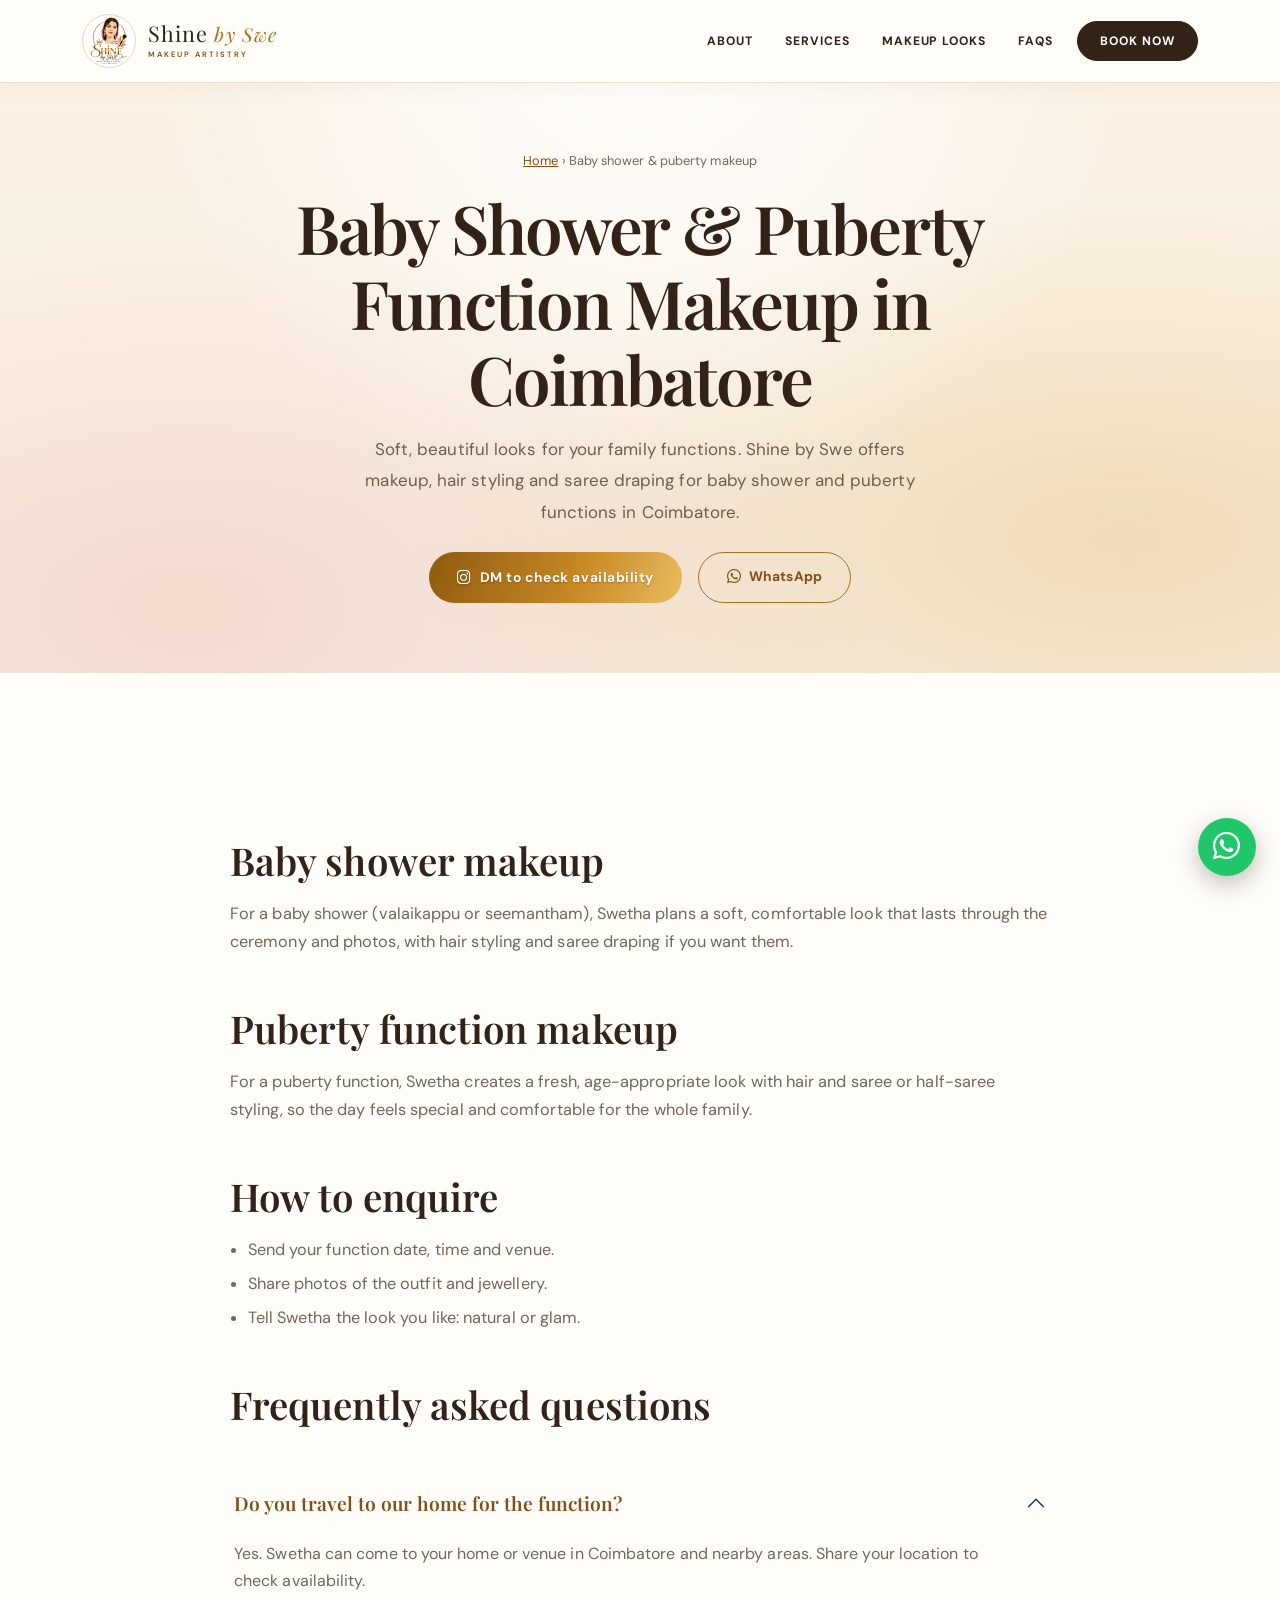
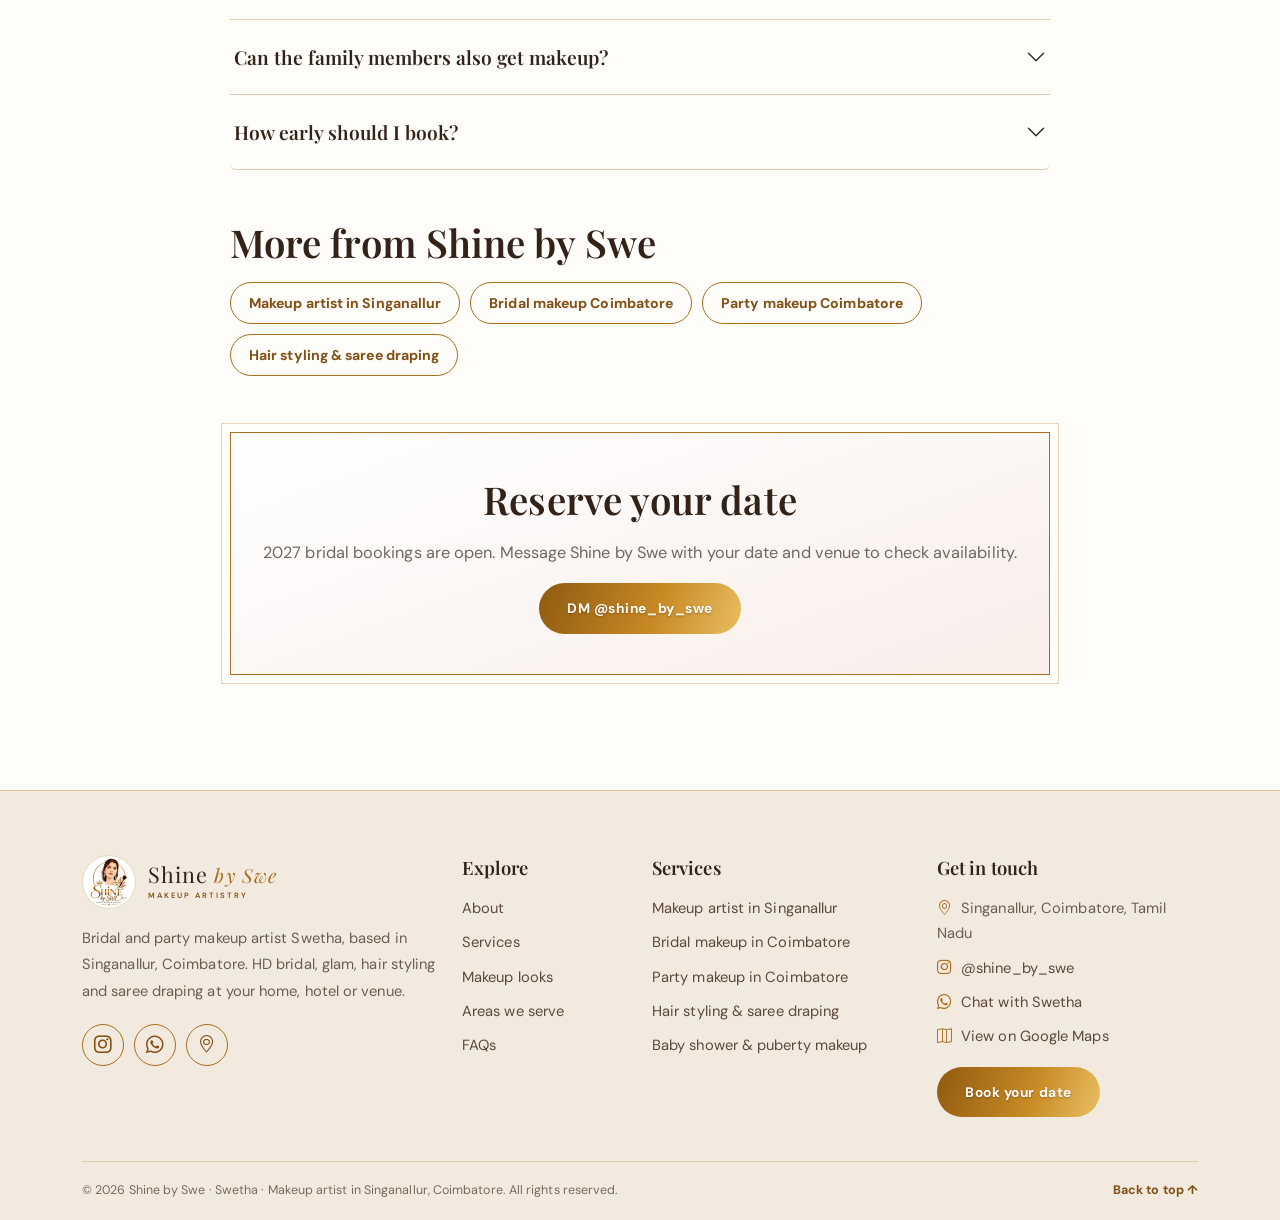
<file: baby-shower-puberty-function-makeup-coimbatore/index.html>
<!doctype html>
<html lang="en-IN">
<head>
  <meta charset="utf-8">
  <meta name="viewport" content="width=device-width, initial-scale=1">
  <title>Baby Shower &amp; Puberty Makeup in Coimbatore | Shine by Swe</title>
  <meta name="description" content="Makeup, hair styling and saree draping for baby shower (valaikappu) and puberty functions in Coimbatore by Shine by Swe. DM to check your date.">
  <meta name="author" content="Shine by Swe - Swetha">
  <meta name="robots" content="index, follow, max-image-preview:large">
  <meta name="geo.region" content="IN-TN"><meta name="geo.placename" content="Singanallur, Coimbatore">
  <meta name="theme-color" content="#B8761F">
  <link rel="canonical" href="https://shinebyswe.github.io/swetha/baby-shower-puberty-function-makeup-coimbatore/">
  <link rel="icon" type="image/png" href="../assets/favicon.png">
  <link rel="apple-touch-icon" href="../assets/favicon.png">
  <meta property="og:type" content="website"><meta property="og:site_name" content="Shine by Swe"><meta property="og:locale" content="en_IN">
  <meta property="og:title" content="Baby Shower &amp; Puberty Makeup in Coimbatore | Shine by Swe">
  <meta property="og:description" content="Makeup, hair styling and saree draping for baby shower (valaikappu) and puberty functions in Coimbatore by Shine by Swe. DM to check your date.">
  <meta property="og:url" content="https://shinebyswe.github.io/swetha/baby-shower-puberty-function-makeup-coimbatore/">
  <meta property="og:image" content="https://shinebyswe.github.io/swetha/assets/og-cover.jpg">
  <meta property="og:image:width" content="1200"><meta property="og:image:height" content="630">
  <meta property="og:image:alt" content="Shine by Swe logo - makeup artist in Singanallur, Coimbatore">
  <meta name="twitter:card" content="summary_large_image"><meta name="twitter:title" content="Baby Shower &amp; Puberty Makeup in Coimbatore | Shine by Swe"><meta name="twitter:description" content="Makeup, hair styling and saree draping for baby shower (valaikappu) and puberty functions in Coimbatore by Shine by Swe. DM to check your date."><meta name="twitter:image" content="https://shinebyswe.github.io/swetha/assets/og-cover.jpg">
  <link rel="preconnect" href="https://fonts.googleapis.com"><link rel="preconnect" href="https://fonts.gstatic.com" crossorigin>
  <link href="https://fonts.googleapis.com/css2?family=DM+Sans:wght@400;500;600;700&family=Playfair+Display:ital,wght@0,500;0,600;0,700;1,500&display=swap" rel="stylesheet">
  <link href="https://cdn.jsdelivr.net/npm/bootstrap@5.3.3/dist/css/bootstrap.min.css" rel="stylesheet">
  <link href="https://cdn.jsdelivr.net/npm/bootstrap-icons@1.11.3/font/bootstrap-icons.min.css" rel="stylesheet">
  <link rel="stylesheet" href="../style.css">
  <noscript><style>.reveal{opacity:1!important;transform:none!important}#loader{display:none!important}</style></noscript>
  <script type="application/ld+json">
{
  "@context": "https://schema.org",
  "@graph": [
    {
      "@type": "BeautySalon",
      "@id": "https://shinebyswe.github.io/swetha/#business",
      "name": "Shine by Swe",
      "alternateName": [
        "Shine by Swe Coimbatore",
        "Shine by Swe Singanallur",
        "Swetha Makeup Artist Coimbatore"
      ],
      "url": "https://shinebyswe.github.io/swetha/",
      "image": "https://shinebyswe.github.io/swetha/assets/og-cover.jpg",
      "logo": "https://shinebyswe.github.io/swetha/assets/logo.png",
      "slogan": "Your Beauty, My Signature",
      "description": "Shine by Swe is a bridal and party makeup artist service by Swetha, based in Singanallur, Coimbatore. HD bridal makeup, party makeup, hair styling, saree draping, baby shower and puberty function makeup.",
      "telephone": "+919003354123",
      "address": {
        "@type": "PostalAddress",
        "addressLocality": "Singanallur, Coimbatore",
        "addressRegion": "Tamil Nadu",
        "postalCode": "641005",
        "addressCountry": "IN"
      },
      "areaServed": [
        "Singanallur",
        "Ondipudur",
        "Uppilipalayam",
        "Ramanathapuram",
        "Peelamedu",
        "Race Course",
        "Gandhipuram",
        "RS Puram",
        "Saravanampatti",
        "Vadavalli",
        "Sulur",
        "Podanur",
        "Coimbatore",
        "Tiruppur",
        "Erode",
        "Pollachi",
        "Annur",
        "Mettupalayam"
      ],
      "founder": {
        "@type": "Person",
        "name": "Swetha"
      },
      "hasMap": "https://maps.app.goo.gl/p3VckfQaccN6RuHY8",
      "sameAs": [
        "https://www.instagram.com/shine_by_swe/",
        "https://maps.app.goo.gl/p3VckfQaccN6RuHY8"
      ],
      "knowsAbout": [
        "Bridal makeup",
        "HD makeup",
        "Party makeup",
        "Hair styling",
        "Saree draping"
      ],
      "hasOfferCatalog": {
        "@type": "OfferCatalog",
        "name": "Makeup services",
        "itemListElement": [
          {
            "@type": "Offer",
            "itemOffered": {
              "@type": "Service",
              "name": "HD bridal makeup",
              "areaServed": "Coimbatore"
            }
          },
          {
            "@type": "Offer",
            "itemOffered": {
              "@type": "Service",
              "name": "Bridal makeup",
              "areaServed": "Coimbatore"
            }
          },
          {
            "@type": "Offer",
            "itemOffered": {
              "@type": "Service",
              "name": "Glam makeup",
              "areaServed": "Coimbatore"
            }
          },
          {
            "@type": "Offer",
            "itemOffered": {
              "@type": "Service",
              "name": "Soft glam makeup",
              "areaServed": "Coimbatore"
            }
          },
          {
            "@type": "Offer",
            "itemOffered": {
              "@type": "Service",
              "name": "Engagement makeup",
              "areaServed": "Coimbatore"
            }
          },
          {
            "@type": "Offer",
            "itemOffered": {
              "@type": "Service",
              "name": "Reception makeup",
              "areaServed": "Coimbatore"
            }
          },
          {
            "@type": "Offer",
            "itemOffered": {
              "@type": "Service",
              "name": "Party makeup",
              "areaServed": "Coimbatore"
            }
          },
          {
            "@type": "Offer",
            "itemOffered": {
              "@type": "Service",
              "name": "Baby shower makeup",
              "areaServed": "Coimbatore"
            }
          },
          {
            "@type": "Offer",
            "itemOffered": {
              "@type": "Service",
              "name": "Puberty function makeup",
              "areaServed": "Coimbatore"
            }
          },
          {
            "@type": "Offer",
            "itemOffered": {
              "@type": "Service",
              "name": "Hair styling",
              "areaServed": "Coimbatore"
            }
          },
          {
            "@type": "Offer",
            "itemOffered": {
              "@type": "Service",
              "name": "Saree draping",
              "areaServed": "Coimbatore"
            }
          }
        ]
      }
    },
    {
      "@type": "Service",
      "@id": "https://shinebyswe.github.io/swetha/baby-shower-puberty-function-makeup-coimbatore/#service",
      "name": "Baby shower and puberty function makeup",
      "serviceType": "Baby shower and puberty function makeup",
      "url": "https://shinebyswe.github.io/swetha/baby-shower-puberty-function-makeup-coimbatore/",
      "provider": {
        "@id": "https://shinebyswe.github.io/swetha/#business"
      },
      "areaServed": [
        "Singanallur",
        "Coimbatore",
        "Ondipudur",
        "Uppilipalayam",
        "Ramanathapuram",
        "Peelamedu",
        "Race Course",
        "Gandhipuram",
        "RS Puram",
        "Saravanampatti",
        "Vadavalli",
        "Sulur",
        "Podanur"
      ],
      "description": "Makeup, hair styling and saree draping for baby shower (valaikappu) and puberty functions in Coimbatore by Shine by Swe. DM to check your date."
    },
    {
      "@type": "BreadcrumbList",
      "itemListElement": [
        {
          "@type": "ListItem",
          "position": 1,
          "name": "Home",
          "item": "https://shinebyswe.github.io/swetha/"
        },
        {
          "@type": "ListItem",
          "position": 2,
          "name": "Baby shower & puberty makeup",
          "item": "https://shinebyswe.github.io/swetha/baby-shower-puberty-function-makeup-coimbatore/"
        }
      ]
    },
    {
      "@type": "FAQPage",
      "mainEntity": [
        {
          "@type": "Question",
          "name": "Do you travel to our home for the function?",
          "acceptedAnswer": {
            "@type": "Answer",
            "text": "Yes. Swetha can come to your home or venue in Coimbatore and nearby areas. Share your location to check availability."
          }
        },
        {
          "@type": "Question",
          "name": "Can the family members also get makeup?",
          "acceptedAnswer": {
            "@type": "Answer",
            "text": "Group bookings can be discussed. DM @shine_by_swe with the number of people."
          }
        },
        {
          "@type": "Question",
          "name": "How early should I book?",
          "acceptedAnswer": {
            "@type": "Answer",
            "text": "As early as your function date is fixed, because dates can fill up."
          }
        }
      ]
    }
  ]
}
  </script>
</head>
<body>
<div id="progress"></div>
<nav class="navbar navbar-expand-lg fixed-top site-nav">
  <div class="container">
    <a class="navbar-brand brand" href="../" aria-label="Shine by Swe home"><img class="brand-logo" src="../assets/logo-192.png" alt="Shine by Swe logo" width="52" height="52"><span class="brand-text">Shine <em>by Swe</em><small>MAKEUP ARTISTRY</small></span></a>
    <button class="navbar-toggler" type="button" data-bs-toggle="collapse" data-bs-target="#mainNav" aria-label="Toggle navigation"><span class="navbar-toggler-icon"></span></button>
    <div class="collapse navbar-collapse" id="mainNav">
      <ul class="navbar-nav ms-auto align-items-lg-center gap-lg-3">
        <li class="nav-item"><a class="nav-link" href="../#about">About</a></li>
        <li class="nav-item"><a class="nav-link" href="../#services">Services</a></li>
        <li class="nav-item"><a class="nav-link" href="../#looks">Makeup Looks</a></li>
        <li class="nav-item"><a class="nav-link" href="../#faq">FAQs</a></li>
        <li class="nav-item"><a class="nav-link nav-book" href="../#contact">Book Now</a></li>
      </ul>
    </div>
  </div>
</nav>
<header class="page-hero"><div class="container">
  <p class="crumbs"><a href="../">Home</a> › Baby shower &amp; puberty makeup</p>
  <h1>Baby Shower &amp; Puberty Function Makeup in Coimbatore</h1>
  <p class="hero-copy mx-auto">Soft, beautiful looks for your family functions. Shine by Swe offers makeup, hair styling and saree draping for baby shower and puberty functions in Coimbatore.</p>
  <div class="d-flex flex-wrap gap-3 justify-content-center mt-4">
    <a class="btn btn-gold" href="https://ig.me/m/shine_by_swe" target="_blank" rel="noopener"><i class="bi bi-instagram me-2"></i>DM to check availability</a>
    <a class="btn btn-outline-gold" href="https://wa.me/919003354123?text=Hi%20Swetha%2C%20I%20would%20like%20to%20enquire%20about%20Baby%20shower%20and%20puberty%20function%20makeup." target="_blank" rel="noopener"><i class="bi bi-whatsapp me-2"></i>WhatsApp</a>
  </div>
</div></header>
<main class="section-pad"><div class="container"><article class="prose">
<h2>Baby shower makeup</h2><p>For a baby shower (valaikappu or seemantham), Swetha plans a soft, comfortable look that lasts through the ceremony and photos, with hair styling and saree draping if you want them.</p><h2>Puberty function makeup</h2><p>For a puberty function, Swetha creates a fresh, age-appropriate look with hair and saree or half-saree styling, so the day feels special and comfortable for the whole family.</p><h2>How to enquire</h2><ul><li>Send your function date, time and venue.</li><li>Share photos of the outfit and jewellery.</li><li>Tell Swetha the look you like: natural or glam.</li></ul>
<h2>Frequently asked questions</h2>
<div class="accordion faq-accordion mx-auto reveal" id="fbabyshow"><div class="accordion-item"><h3 class="accordion-header"><button class="accordion-button" type="button" data-bs-toggle="collapse" data-bs-target="#fbabyshow0">Do you travel to our home for the function?</button></h3><div id="fbabyshow0" class="accordion-collapse collapse show" data-bs-parent="#fbabyshow"><div class="accordion-body">Yes. Swetha can come to your home or venue in Coimbatore and nearby areas. Share your location to check availability.</div></div></div><div class="accordion-item"><h3 class="accordion-header"><button class="accordion-button collapsed" type="button" data-bs-toggle="collapse" data-bs-target="#fbabyshow1">Can the family members also get makeup?</button></h3><div id="fbabyshow1" class="accordion-collapse collapse" data-bs-parent="#fbabyshow"><div class="accordion-body">Group bookings can be discussed. DM @shine_by_swe with the number of people.</div></div></div><div class="accordion-item"><h3 class="accordion-header"><button class="accordion-button collapsed" type="button" data-bs-toggle="collapse" data-bs-target="#fbabyshow2">How early should I book?</button></h3><div id="fbabyshow2" class="accordion-collapse collapse" data-bs-parent="#fbabyshow"><div class="accordion-body">As early as your function date is fixed, because dates can fill up.</div></div></div></div>
<h2>More from Shine by Swe</h2>
<div class="related"><a href="../makeup-artist-singanallur/">Makeup artist in Singanallur</a><a href="../bridal-makeup-coimbatore/">Bridal makeup Coimbatore</a><a href="../party-makeup-coimbatore/">Party makeup Coimbatore</a><a href="../hair-styling-saree-draping-coimbatore/">Hair styling & saree draping</a></div>
<div class="cta-band"><h2 style="margin-top:0">Reserve your date</h2><p>2027 bridal bookings are open. Message Shine by Swe with your date and venue to check availability.</p><a class="btn btn-gold" href="https://ig.me/m/shine_by_swe" target="_blank" rel="noopener">DM @shine_by_swe</a></div>
</article></div></main>
<footer class="site-footer">
  <div class="container">
    <div class="row g-4 footer-top">
      <div class="col-lg-4">
        <a class="brand footer-brand" href="../" aria-label="Shine by Swe home"><img class="brand-logo" src="../assets/logo-192.png" alt="Shine by Swe logo" width="52" height="52"><span class="brand-text">Shine <em>by Swe</em><small>MAKEUP ARTISTRY</small></span></a>
        <p class="footer-about">Bridal and party makeup artist Swetha, based in Singanallur, Coimbatore. HD bridal, glam, hair styling and saree draping at your home, hotel or venue.</p>
        <div class="footer-social"><a href="https://www.instagram.com/shine_by_swe/" target="_blank" rel="noopener" aria-label="Instagram"><i class="bi bi-instagram"></i></a><a href="https://wa.me/919003354123?text=Hi%20Swetha%2C%20I%20found%20your%20website%20and%20would%20like%20to%20enquire." target="_blank" rel="noopener" aria-label="WhatsApp"><i class="bi bi-whatsapp"></i></a><a href="https://maps.app.goo.gl/p3VckfQaccN6RuHY8" target="_blank" rel="noopener" aria-label="Google Maps"><i class="bi bi-geo-alt"></i></a></div>
      </div>
      <div class="col-6 col-lg-2"><p class="footer-title">Explore</p><ul class="footer-list"><li><a href="../#about">About</a></li><li><a href="../#services">Services</a></li><li><a href="../#looks">Makeup looks</a></li><li><a href="../#areas">Areas we serve</a></li><li><a href="../#faq">FAQs</a></li></ul></div>
      <div class="col-6 col-lg-3"><p class="footer-title">Services</p><ul class="footer-list"><li><a href="../makeup-artist-singanallur/">Makeup artist in Singanallur</a></li><li><a href="../bridal-makeup-coimbatore/">Bridal makeup in Coimbatore</a></li><li><a href="../party-makeup-coimbatore/">Party makeup in Coimbatore</a></li><li><a href="../hair-styling-saree-draping-coimbatore/">Hair styling &amp; saree draping</a></li><li><a href="../baby-shower-puberty-function-makeup-coimbatore/">Baby shower &amp; puberty makeup</a></li></ul></div>
      <div class="col-lg-3"><p class="footer-title">Get in touch</p><ul class="footer-list footer-contact"><li><i class="bi bi-geo-alt"></i>Singanallur, Coimbatore, Tamil Nadu</li><li><i class="bi bi-instagram"></i><a href="https://www.instagram.com/shine_by_swe/" target="_blank" rel="noopener">@shine_by_swe</a></li><li><i class="bi bi-whatsapp"></i><a href="https://wa.me/919003354123?text=Hi%20Swetha%2C%20I%20found%20your%20website%20and%20would%20like%20to%20enquire." target="_blank" rel="noopener">Chat with Swetha</a></li><li><i class="bi bi-map"></i><a href="https://maps.app.goo.gl/p3VckfQaccN6RuHY8" target="_blank" rel="noopener">View on Google Maps</a></li></ul><a class="btn btn-gold btn-sm mt-2" href="../#contact">Book your date</a></div>
    </div>
    <div class="footer-bottom"><p>© <span id="year"></span> Shine by Swe · Swetha · Makeup artist in Singanallur, Coimbatore. All rights reserved.</p><a href="#top-of-page" onclick="window.scrollTo({top:0,behavior:'smooth'});return false;">Back to top ↑</a></div>
  </div>
</footer>
<a class="whatsapp-float" href="https://wa.me/919003354123?text=Hi%20Swetha%2C%20I%20found%20your%20website%20and%20would%20like%20to%20enquire." target="_blank" rel="noopener" aria-label="Chat with Swetha on WhatsApp"><i class="bi bi-whatsapp"></i></a>
<button id="backToTop" aria-label="Back to top"><i class="bi bi-arrow-up"></i></button>
<script src="https://code.jquery.com/jquery-3.7.1.min.js"></script>
<script src="https://cdn.jsdelivr.net/npm/bootstrap@5.3.3/dist/js/bootstrap.bundle.min.js"></script>
<script src="../script.js"></script>
</body>
</html>
</file>
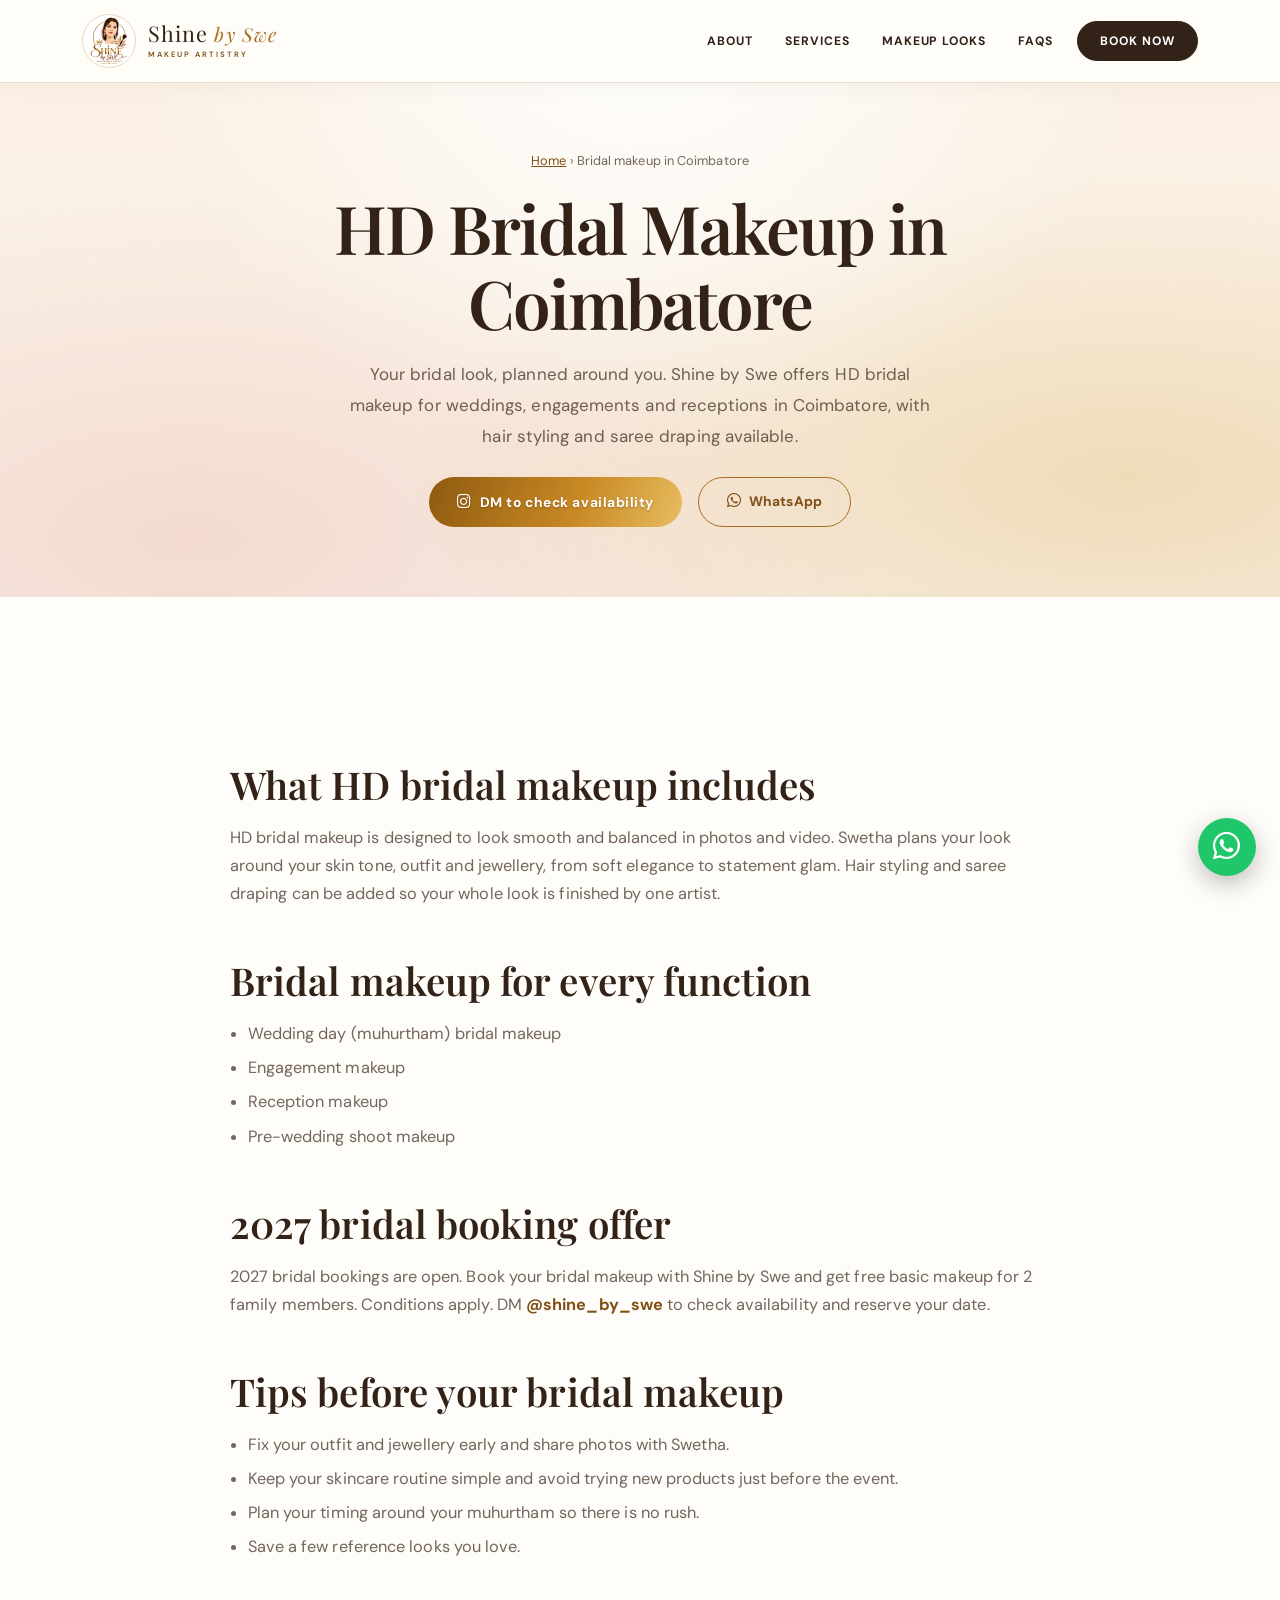
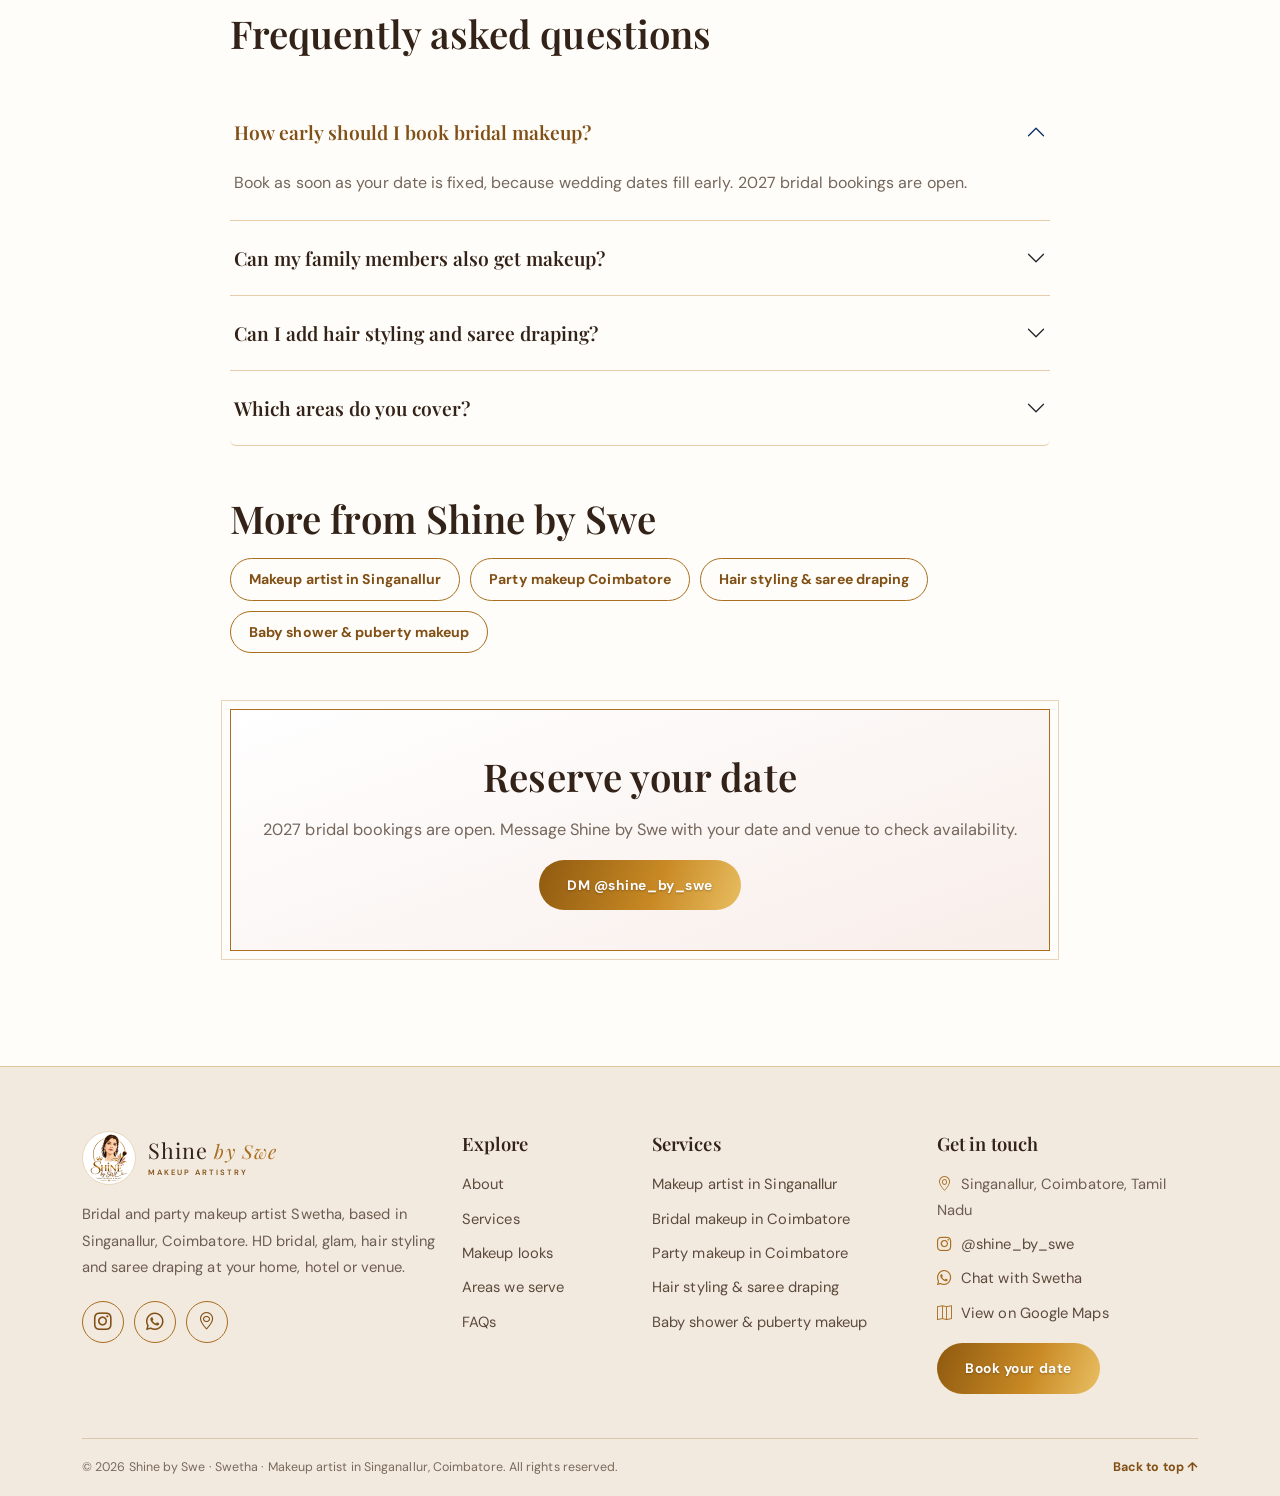
<file: bridal-makeup-coimbatore/index.html>
<!doctype html>
<html lang="en-IN">
<head>
  <meta charset="utf-8">
  <meta name="viewport" content="width=device-width, initial-scale=1">
  <title>HD Bridal Makeup in Coimbatore | Shine by Swe</title>
  <meta name="description" content="HD bridal makeup in Coimbatore by Swetha of Shine by Swe. Wedding, engagement and reception looks with hair styling and saree draping. 2027 bookings open.">
  <meta name="author" content="Shine by Swe - Swetha">
  <meta name="robots" content="index, follow, max-image-preview:large">
  <meta name="geo.region" content="IN-TN"><meta name="geo.placename" content="Singanallur, Coimbatore">
  <meta name="theme-color" content="#B8761F">
  <link rel="canonical" href="https://shinebyswe.github.io/swetha/bridal-makeup-coimbatore/">
  <link rel="icon" type="image/png" href="../assets/favicon.png">
  <link rel="apple-touch-icon" href="../assets/favicon.png">
  <meta property="og:type" content="website"><meta property="og:site_name" content="Shine by Swe"><meta property="og:locale" content="en_IN">
  <meta property="og:title" content="HD Bridal Makeup in Coimbatore | Shine by Swe">
  <meta property="og:description" content="HD bridal makeup in Coimbatore by Swetha of Shine by Swe. Wedding, engagement and reception looks with hair styling and saree draping. 2027 bookings open.">
  <meta property="og:url" content="https://shinebyswe.github.io/swetha/bridal-makeup-coimbatore/">
  <meta property="og:image" content="https://shinebyswe.github.io/swetha/assets/og-cover.jpg">
  <meta property="og:image:width" content="1200"><meta property="og:image:height" content="630">
  <meta property="og:image:alt" content="Shine by Swe logo - makeup artist in Singanallur, Coimbatore">
  <meta name="twitter:card" content="summary_large_image"><meta name="twitter:title" content="HD Bridal Makeup in Coimbatore | Shine by Swe"><meta name="twitter:description" content="HD bridal makeup in Coimbatore by Swetha of Shine by Swe. Wedding, engagement and reception looks with hair styling and saree draping. 2027 bookings open."><meta name="twitter:image" content="https://shinebyswe.github.io/swetha/assets/og-cover.jpg">
  <link rel="preconnect" href="https://fonts.googleapis.com"><link rel="preconnect" href="https://fonts.gstatic.com" crossorigin>
  <link href="https://fonts.googleapis.com/css2?family=DM+Sans:wght@400;500;600;700&family=Playfair+Display:ital,wght@0,500;0,600;0,700;1,500&display=swap" rel="stylesheet">
  <link href="https://cdn.jsdelivr.net/npm/bootstrap@5.3.3/dist/css/bootstrap.min.css" rel="stylesheet">
  <link href="https://cdn.jsdelivr.net/npm/bootstrap-icons@1.11.3/font/bootstrap-icons.min.css" rel="stylesheet">
  <link rel="stylesheet" href="../style.css">
  <noscript><style>.reveal{opacity:1!important;transform:none!important}#loader{display:none!important}</style></noscript>
  <script type="application/ld+json">
{
  "@context": "https://schema.org",
  "@graph": [
    {
      "@type": "BeautySalon",
      "@id": "https://shinebyswe.github.io/swetha/#business",
      "name": "Shine by Swe",
      "alternateName": [
        "Shine by Swe Coimbatore",
        "Shine by Swe Singanallur",
        "Swetha Makeup Artist Coimbatore"
      ],
      "url": "https://shinebyswe.github.io/swetha/",
      "image": "https://shinebyswe.github.io/swetha/assets/og-cover.jpg",
      "logo": "https://shinebyswe.github.io/swetha/assets/logo.png",
      "slogan": "Your Beauty, My Signature",
      "description": "Shine by Swe is a bridal and party makeup artist service by Swetha, based in Singanallur, Coimbatore. HD bridal makeup, party makeup, hair styling, saree draping, baby shower and puberty function makeup.",
      "telephone": "+919003354123",
      "address": {
        "@type": "PostalAddress",
        "addressLocality": "Singanallur, Coimbatore",
        "addressRegion": "Tamil Nadu",
        "postalCode": "641005",
        "addressCountry": "IN"
      },
      "areaServed": [
        "Singanallur",
        "Ondipudur",
        "Uppilipalayam",
        "Ramanathapuram",
        "Peelamedu",
        "Race Course",
        "Gandhipuram",
        "RS Puram",
        "Saravanampatti",
        "Vadavalli",
        "Sulur",
        "Podanur",
        "Coimbatore",
        "Tiruppur",
        "Erode",
        "Pollachi",
        "Annur",
        "Mettupalayam"
      ],
      "founder": {
        "@type": "Person",
        "name": "Swetha"
      },
      "hasMap": "https://maps.app.goo.gl/p3VckfQaccN6RuHY8",
      "sameAs": [
        "https://www.instagram.com/shine_by_swe/",
        "https://maps.app.goo.gl/p3VckfQaccN6RuHY8"
      ],
      "knowsAbout": [
        "Bridal makeup",
        "HD makeup",
        "Party makeup",
        "Hair styling",
        "Saree draping"
      ],
      "hasOfferCatalog": {
        "@type": "OfferCatalog",
        "name": "Makeup services",
        "itemListElement": [
          {
            "@type": "Offer",
            "itemOffered": {
              "@type": "Service",
              "name": "HD bridal makeup",
              "areaServed": "Coimbatore"
            }
          },
          {
            "@type": "Offer",
            "itemOffered": {
              "@type": "Service",
              "name": "Bridal makeup",
              "areaServed": "Coimbatore"
            }
          },
          {
            "@type": "Offer",
            "itemOffered": {
              "@type": "Service",
              "name": "Glam makeup",
              "areaServed": "Coimbatore"
            }
          },
          {
            "@type": "Offer",
            "itemOffered": {
              "@type": "Service",
              "name": "Soft glam makeup",
              "areaServed": "Coimbatore"
            }
          },
          {
            "@type": "Offer",
            "itemOffered": {
              "@type": "Service",
              "name": "Engagement makeup",
              "areaServed": "Coimbatore"
            }
          },
          {
            "@type": "Offer",
            "itemOffered": {
              "@type": "Service",
              "name": "Reception makeup",
              "areaServed": "Coimbatore"
            }
          },
          {
            "@type": "Offer",
            "itemOffered": {
              "@type": "Service",
              "name": "Party makeup",
              "areaServed": "Coimbatore"
            }
          },
          {
            "@type": "Offer",
            "itemOffered": {
              "@type": "Service",
              "name": "Baby shower makeup",
              "areaServed": "Coimbatore"
            }
          },
          {
            "@type": "Offer",
            "itemOffered": {
              "@type": "Service",
              "name": "Puberty function makeup",
              "areaServed": "Coimbatore"
            }
          },
          {
            "@type": "Offer",
            "itemOffered": {
              "@type": "Service",
              "name": "Hair styling",
              "areaServed": "Coimbatore"
            }
          },
          {
            "@type": "Offer",
            "itemOffered": {
              "@type": "Service",
              "name": "Saree draping",
              "areaServed": "Coimbatore"
            }
          }
        ]
      }
    },
    {
      "@type": "Service",
      "@id": "https://shinebyswe.github.io/swetha/bridal-makeup-coimbatore/#service",
      "name": "HD bridal makeup",
      "serviceType": "HD bridal makeup",
      "url": "https://shinebyswe.github.io/swetha/bridal-makeup-coimbatore/",
      "provider": {
        "@id": "https://shinebyswe.github.io/swetha/#business"
      },
      "areaServed": [
        "Singanallur",
        "Coimbatore",
        "Ondipudur",
        "Uppilipalayam",
        "Ramanathapuram",
        "Peelamedu",
        "Race Course",
        "Gandhipuram",
        "RS Puram",
        "Saravanampatti",
        "Vadavalli",
        "Sulur",
        "Podanur"
      ],
      "description": "HD bridal makeup in Coimbatore by Swetha of Shine by Swe. Wedding, engagement and reception looks with hair styling and saree draping. 2027 bookings open."
    },
    {
      "@type": "BreadcrumbList",
      "itemListElement": [
        {
          "@type": "ListItem",
          "position": 1,
          "name": "Home",
          "item": "https://shinebyswe.github.io/swetha/"
        },
        {
          "@type": "ListItem",
          "position": 2,
          "name": "Bridal makeup in Coimbatore",
          "item": "https://shinebyswe.github.io/swetha/bridal-makeup-coimbatore/"
        }
      ]
    },
    {
      "@type": "FAQPage",
      "mainEntity": [
        {
          "@type": "Question",
          "name": "How early should I book bridal makeup?",
          "acceptedAnswer": {
            "@type": "Answer",
            "text": "Book as soon as your date is fixed, because wedding dates fill early. 2027 bridal bookings are open."
          }
        },
        {
          "@type": "Question",
          "name": "Can my family members also get makeup?",
          "acceptedAnswer": {
            "@type": "Answer",
            "text": "Yes. With a bridal booking, 2 family members get free basic makeup. Conditions apply, so DM to confirm the details."
          }
        },
        {
          "@type": "Question",
          "name": "Can I add hair styling and saree draping?",
          "acceptedAnswer": {
            "@type": "Answer",
            "text": "Yes. Both can be added to your bridal makeup booking."
          }
        },
        {
          "@type": "Question",
          "name": "Which areas do you cover?",
          "acceptedAnswer": {
            "@type": "Answer",
            "text": "Coimbatore and nearby areas including Singanallur, Peelamedu, RS Puram and Saravanampatti. Bookings in Tiruppur, Erode, Pollachi, Annur and Mettupalayam can also be discussed."
          }
        }
      ]
    }
  ]
}
  </script>
</head>
<body>
<div id="progress"></div>
<nav class="navbar navbar-expand-lg fixed-top site-nav">
  <div class="container">
    <a class="navbar-brand brand" href="../" aria-label="Shine by Swe home"><img class="brand-logo" src="../assets/logo-192.png" alt="Shine by Swe logo" width="52" height="52"><span class="brand-text">Shine <em>by Swe</em><small>MAKEUP ARTISTRY</small></span></a>
    <button class="navbar-toggler" type="button" data-bs-toggle="collapse" data-bs-target="#mainNav" aria-label="Toggle navigation"><span class="navbar-toggler-icon"></span></button>
    <div class="collapse navbar-collapse" id="mainNav">
      <ul class="navbar-nav ms-auto align-items-lg-center gap-lg-3">
        <li class="nav-item"><a class="nav-link" href="../#about">About</a></li>
        <li class="nav-item"><a class="nav-link" href="../#services">Services</a></li>
        <li class="nav-item"><a class="nav-link" href="../#looks">Makeup Looks</a></li>
        <li class="nav-item"><a class="nav-link" href="../#faq">FAQs</a></li>
        <li class="nav-item"><a class="nav-link nav-book" href="../#contact">Book Now</a></li>
      </ul>
    </div>
  </div>
</nav>
<header class="page-hero"><div class="container">
  <p class="crumbs"><a href="../">Home</a> › Bridal makeup in Coimbatore</p>
  <h1>HD Bridal Makeup in Coimbatore</h1>
  <p class="hero-copy mx-auto">Your bridal look, planned around you. Shine by Swe offers HD bridal makeup for weddings, engagements and receptions in Coimbatore, with hair styling and saree draping available.</p>
  <div class="d-flex flex-wrap gap-3 justify-content-center mt-4">
    <a class="btn btn-gold" href="https://ig.me/m/shine_by_swe" target="_blank" rel="noopener"><i class="bi bi-instagram me-2"></i>DM to check availability</a>
    <a class="btn btn-outline-gold" href="https://wa.me/919003354123?text=Hi%20Swetha%2C%20I%20would%20like%20to%20enquire%20about%20HD%20bridal%20makeup." target="_blank" rel="noopener"><i class="bi bi-whatsapp me-2"></i>WhatsApp</a>
  </div>
</div></header>
<main class="section-pad"><div class="container"><article class="prose">
<h2>What HD bridal makeup includes</h2><p>HD bridal makeup is designed to look smooth and balanced in photos and video. Swetha plans your look around your skin tone, outfit and jewellery, from soft elegance to statement glam. Hair styling and saree draping can be added so your whole look is finished by one artist.</p><h2>Bridal makeup for every function</h2><ul><li>Wedding day (muhurtham) bridal makeup</li><li>Engagement makeup</li><li>Reception makeup</li><li>Pre-wedding shoot makeup</li></ul><h2>2027 bridal booking offer</h2><p>2027 bridal bookings are open. Book your bridal makeup with Shine by Swe and get free basic makeup for 2 family members. Conditions apply. DM <a href="https://ig.me/m/shine_by_swe" target="_blank" rel="noopener">@shine_by_swe</a> to check availability and reserve your date.</p><h2>Tips before your bridal makeup</h2><ul><li>Fix your outfit and jewellery early and share photos with Swetha.</li><li>Keep your skincare routine simple and avoid trying new products just before the event.</li><li>Plan your timing around your muhurtham so there is no rush.</li><li>Save a few reference looks you love.</li></ul>
<h2>Frequently asked questions</h2>
<div class="accordion faq-accordion mx-auto reveal" id="fbridalma"><div class="accordion-item"><h3 class="accordion-header"><button class="accordion-button" type="button" data-bs-toggle="collapse" data-bs-target="#fbridalma0">How early should I book bridal makeup?</button></h3><div id="fbridalma0" class="accordion-collapse collapse show" data-bs-parent="#fbridalma"><div class="accordion-body">Book as soon as your date is fixed, because wedding dates fill early. 2027 bridal bookings are open.</div></div></div><div class="accordion-item"><h3 class="accordion-header"><button class="accordion-button collapsed" type="button" data-bs-toggle="collapse" data-bs-target="#fbridalma1">Can my family members also get makeup?</button></h3><div id="fbridalma1" class="accordion-collapse collapse" data-bs-parent="#fbridalma"><div class="accordion-body">Yes. With a bridal booking, 2 family members get free basic makeup. Conditions apply, so DM to confirm the details.</div></div></div><div class="accordion-item"><h3 class="accordion-header"><button class="accordion-button collapsed" type="button" data-bs-toggle="collapse" data-bs-target="#fbridalma2">Can I add hair styling and saree draping?</button></h3><div id="fbridalma2" class="accordion-collapse collapse" data-bs-parent="#fbridalma"><div class="accordion-body">Yes. Both can be added to your bridal makeup booking.</div></div></div><div class="accordion-item"><h3 class="accordion-header"><button class="accordion-button collapsed" type="button" data-bs-toggle="collapse" data-bs-target="#fbridalma3">Which areas do you cover?</button></h3><div id="fbridalma3" class="accordion-collapse collapse" data-bs-parent="#fbridalma"><div class="accordion-body">Coimbatore and nearby areas including Singanallur, Peelamedu, RS Puram and Saravanampatti. Bookings in Tiruppur, Erode, Pollachi, Annur and Mettupalayam can also be discussed.</div></div></div></div>
<h2>More from Shine by Swe</h2>
<div class="related"><a href="../makeup-artist-singanallur/">Makeup artist in Singanallur</a><a href="../party-makeup-coimbatore/">Party makeup Coimbatore</a><a href="../hair-styling-saree-draping-coimbatore/">Hair styling & saree draping</a><a href="../baby-shower-puberty-function-makeup-coimbatore/">Baby shower & puberty makeup</a></div>
<div class="cta-band"><h2 style="margin-top:0">Reserve your date</h2><p>2027 bridal bookings are open. Message Shine by Swe with your date and venue to check availability.</p><a class="btn btn-gold" href="https://ig.me/m/shine_by_swe" target="_blank" rel="noopener">DM @shine_by_swe</a></div>
</article></div></main>
<footer class="site-footer">
  <div class="container">
    <div class="row g-4 footer-top">
      <div class="col-lg-4">
        <a class="brand footer-brand" href="../" aria-label="Shine by Swe home"><img class="brand-logo" src="../assets/logo-192.png" alt="Shine by Swe logo" width="52" height="52"><span class="brand-text">Shine <em>by Swe</em><small>MAKEUP ARTISTRY</small></span></a>
        <p class="footer-about">Bridal and party makeup artist Swetha, based in Singanallur, Coimbatore. HD bridal, glam, hair styling and saree draping at your home, hotel or venue.</p>
        <div class="footer-social"><a href="https://www.instagram.com/shine_by_swe/" target="_blank" rel="noopener" aria-label="Instagram"><i class="bi bi-instagram"></i></a><a href="https://wa.me/919003354123?text=Hi%20Swetha%2C%20I%20found%20your%20website%20and%20would%20like%20to%20enquire." target="_blank" rel="noopener" aria-label="WhatsApp"><i class="bi bi-whatsapp"></i></a><a href="https://maps.app.goo.gl/p3VckfQaccN6RuHY8" target="_blank" rel="noopener" aria-label="Google Maps"><i class="bi bi-geo-alt"></i></a></div>
      </div>
      <div class="col-6 col-lg-2"><p class="footer-title">Explore</p><ul class="footer-list"><li><a href="../#about">About</a></li><li><a href="../#services">Services</a></li><li><a href="../#looks">Makeup looks</a></li><li><a href="../#areas">Areas we serve</a></li><li><a href="../#faq">FAQs</a></li></ul></div>
      <div class="col-6 col-lg-3"><p class="footer-title">Services</p><ul class="footer-list"><li><a href="../makeup-artist-singanallur/">Makeup artist in Singanallur</a></li><li><a href="../bridal-makeup-coimbatore/">Bridal makeup in Coimbatore</a></li><li><a href="../party-makeup-coimbatore/">Party makeup in Coimbatore</a></li><li><a href="../hair-styling-saree-draping-coimbatore/">Hair styling &amp; saree draping</a></li><li><a href="../baby-shower-puberty-function-makeup-coimbatore/">Baby shower &amp; puberty makeup</a></li></ul></div>
      <div class="col-lg-3"><p class="footer-title">Get in touch</p><ul class="footer-list footer-contact"><li><i class="bi bi-geo-alt"></i>Singanallur, Coimbatore, Tamil Nadu</li><li><i class="bi bi-instagram"></i><a href="https://www.instagram.com/shine_by_swe/" target="_blank" rel="noopener">@shine_by_swe</a></li><li><i class="bi bi-whatsapp"></i><a href="https://wa.me/919003354123?text=Hi%20Swetha%2C%20I%20found%20your%20website%20and%20would%20like%20to%20enquire." target="_blank" rel="noopener">Chat with Swetha</a></li><li><i class="bi bi-map"></i><a href="https://maps.app.goo.gl/p3VckfQaccN6RuHY8" target="_blank" rel="noopener">View on Google Maps</a></li></ul><a class="btn btn-gold btn-sm mt-2" href="../#contact">Book your date</a></div>
    </div>
    <div class="footer-bottom"><p>© <span id="year"></span> Shine by Swe · Swetha · Makeup artist in Singanallur, Coimbatore. All rights reserved.</p><a href="#top-of-page" onclick="window.scrollTo({top:0,behavior:'smooth'});return false;">Back to top ↑</a></div>
  </div>
</footer>
<a class="whatsapp-float" href="https://wa.me/919003354123?text=Hi%20Swetha%2C%20I%20found%20your%20website%20and%20would%20like%20to%20enquire." target="_blank" rel="noopener" aria-label="Chat with Swetha on WhatsApp"><i class="bi bi-whatsapp"></i></a>
<button id="backToTop" aria-label="Back to top"><i class="bi bi-arrow-up"></i></button>
<script src="https://code.jquery.com/jquery-3.7.1.min.js"></script>
<script src="https://cdn.jsdelivr.net/npm/bootstrap@5.3.3/dist/js/bootstrap.bundle.min.js"></script>
<script src="../script.js"></script>
</body>
</html>
</file>
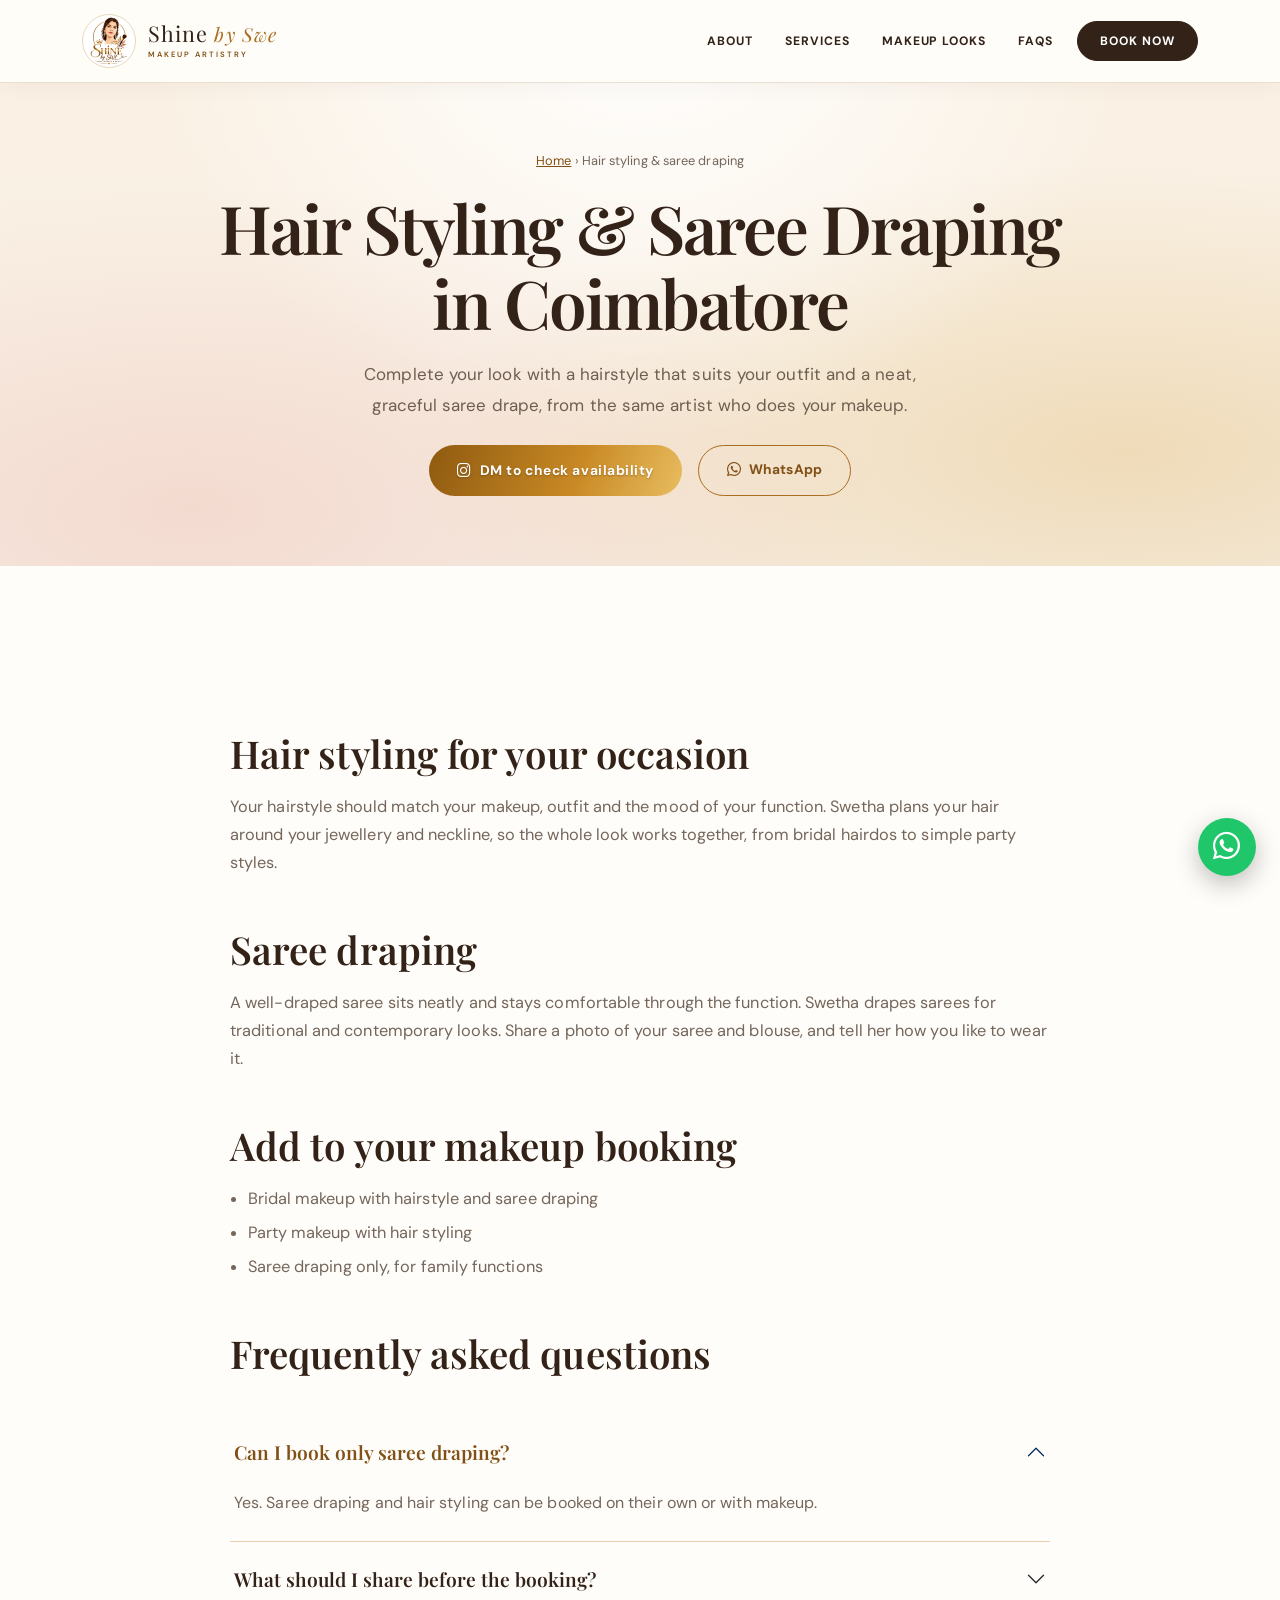
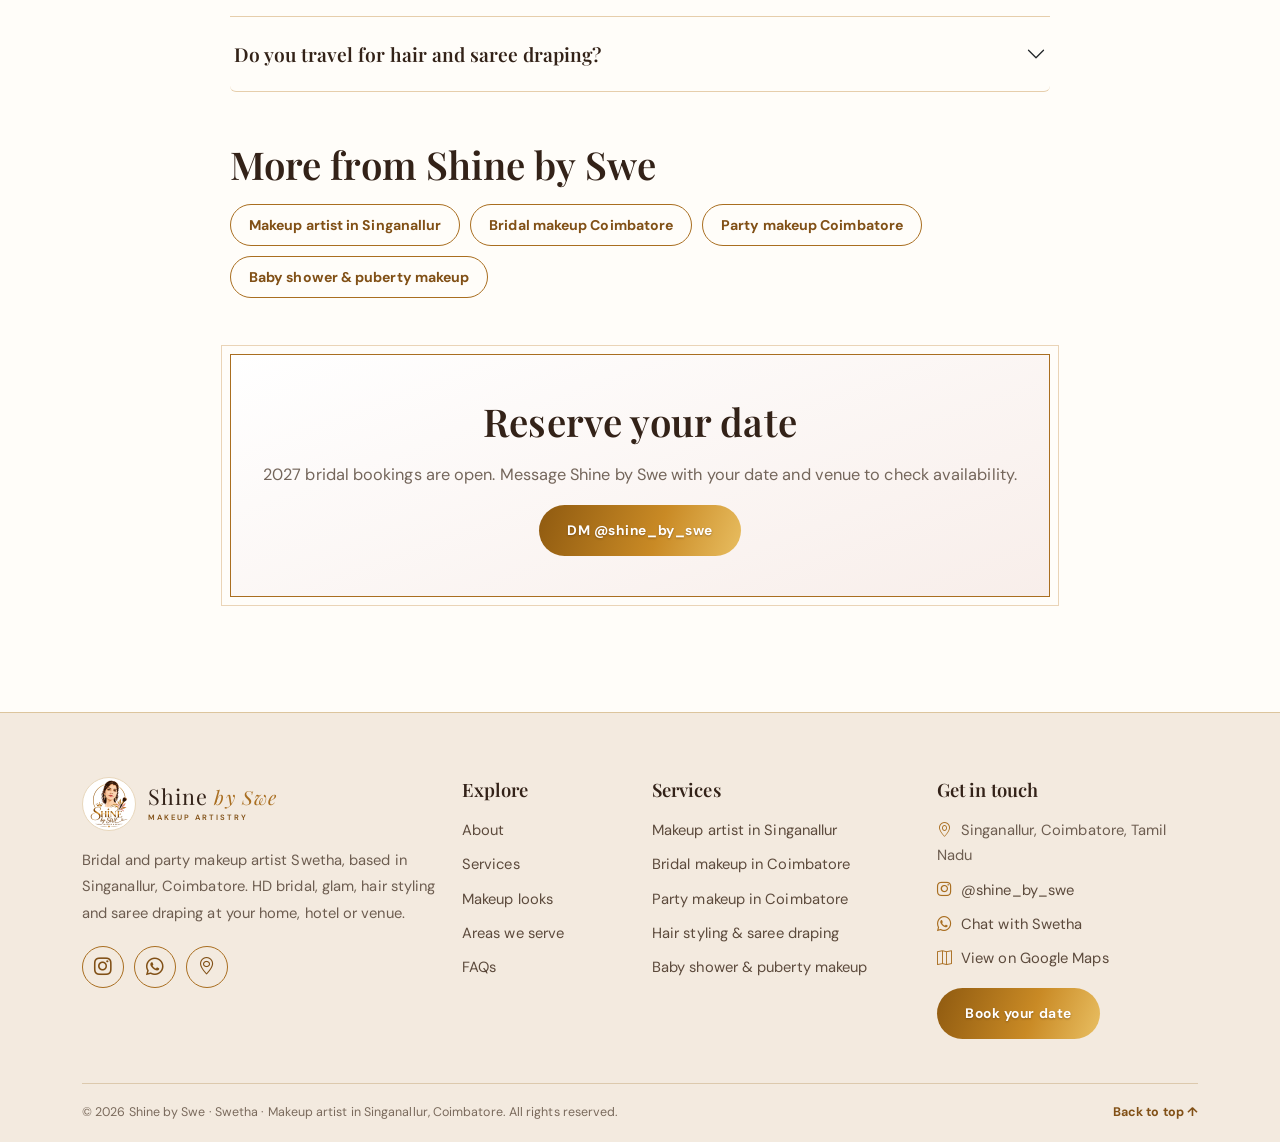
<file: hair-styling-saree-draping-coimbatore/index.html>
<!doctype html>
<html lang="en-IN">
<head>
  <meta charset="utf-8">
  <meta name="viewport" content="width=device-width, initial-scale=1">
  <title>Hair Styling &amp; Saree Draping in Coimbatore | Shine by Swe</title>
  <meta name="description" content="Hair styling and saree draping in Coimbatore by Shine by Swe. Hairstyles to match your outfit and neat saree draping for weddings, functions and parties.">
  <meta name="author" content="Shine by Swe - Swetha">
  <meta name="robots" content="index, follow, max-image-preview:large">
  <meta name="geo.region" content="IN-TN"><meta name="geo.placename" content="Singanallur, Coimbatore">
  <meta name="theme-color" content="#B8761F">
  <link rel="canonical" href="https://shinebyswe.github.io/swetha/hair-styling-saree-draping-coimbatore/">
  <link rel="icon" type="image/png" href="../assets/favicon.png">
  <link rel="apple-touch-icon" href="../assets/favicon.png">
  <meta property="og:type" content="website"><meta property="og:site_name" content="Shine by Swe"><meta property="og:locale" content="en_IN">
  <meta property="og:title" content="Hair Styling &amp; Saree Draping in Coimbatore | Shine by Swe">
  <meta property="og:description" content="Hair styling and saree draping in Coimbatore by Shine by Swe. Hairstyles to match your outfit and neat saree draping for weddings, functions and parties.">
  <meta property="og:url" content="https://shinebyswe.github.io/swetha/hair-styling-saree-draping-coimbatore/">
  <meta property="og:image" content="https://shinebyswe.github.io/swetha/assets/og-cover.jpg">
  <meta property="og:image:width" content="1200"><meta property="og:image:height" content="630">
  <meta property="og:image:alt" content="Shine by Swe logo - makeup artist in Singanallur, Coimbatore">
  <meta name="twitter:card" content="summary_large_image"><meta name="twitter:title" content="Hair Styling &amp; Saree Draping in Coimbatore | Shine by Swe"><meta name="twitter:description" content="Hair styling and saree draping in Coimbatore by Shine by Swe. Hairstyles to match your outfit and neat saree draping for weddings, functions and parties."><meta name="twitter:image" content="https://shinebyswe.github.io/swetha/assets/og-cover.jpg">
  <link rel="preconnect" href="https://fonts.googleapis.com"><link rel="preconnect" href="https://fonts.gstatic.com" crossorigin>
  <link href="https://fonts.googleapis.com/css2?family=DM+Sans:wght@400;500;600;700&family=Playfair+Display:ital,wght@0,500;0,600;0,700;1,500&display=swap" rel="stylesheet">
  <link href="https://cdn.jsdelivr.net/npm/bootstrap@5.3.3/dist/css/bootstrap.min.css" rel="stylesheet">
  <link href="https://cdn.jsdelivr.net/npm/bootstrap-icons@1.11.3/font/bootstrap-icons.min.css" rel="stylesheet">
  <link rel="stylesheet" href="../style.css">
  <noscript><style>.reveal{opacity:1!important;transform:none!important}#loader{display:none!important}</style></noscript>
  <script type="application/ld+json">
{
  "@context": "https://schema.org",
  "@graph": [
    {
      "@type": "BeautySalon",
      "@id": "https://shinebyswe.github.io/swetha/#business",
      "name": "Shine by Swe",
      "alternateName": [
        "Shine by Swe Coimbatore",
        "Shine by Swe Singanallur",
        "Swetha Makeup Artist Coimbatore"
      ],
      "url": "https://shinebyswe.github.io/swetha/",
      "image": "https://shinebyswe.github.io/swetha/assets/og-cover.jpg",
      "logo": "https://shinebyswe.github.io/swetha/assets/logo.png",
      "slogan": "Your Beauty, My Signature",
      "description": "Shine by Swe is a bridal and party makeup artist service by Swetha, based in Singanallur, Coimbatore. HD bridal makeup, party makeup, hair styling, saree draping, baby shower and puberty function makeup.",
      "telephone": "+919003354123",
      "address": {
        "@type": "PostalAddress",
        "addressLocality": "Singanallur, Coimbatore",
        "addressRegion": "Tamil Nadu",
        "postalCode": "641005",
        "addressCountry": "IN"
      },
      "areaServed": [
        "Singanallur",
        "Ondipudur",
        "Uppilipalayam",
        "Ramanathapuram",
        "Peelamedu",
        "Race Course",
        "Gandhipuram",
        "RS Puram",
        "Saravanampatti",
        "Vadavalli",
        "Sulur",
        "Podanur",
        "Coimbatore",
        "Tiruppur",
        "Erode",
        "Pollachi",
        "Annur",
        "Mettupalayam"
      ],
      "founder": {
        "@type": "Person",
        "name": "Swetha"
      },
      "hasMap": "https://maps.app.goo.gl/p3VckfQaccN6RuHY8",
      "sameAs": [
        "https://www.instagram.com/shine_by_swe/",
        "https://maps.app.goo.gl/p3VckfQaccN6RuHY8"
      ],
      "knowsAbout": [
        "Bridal makeup",
        "HD makeup",
        "Party makeup",
        "Hair styling",
        "Saree draping"
      ],
      "hasOfferCatalog": {
        "@type": "OfferCatalog",
        "name": "Makeup services",
        "itemListElement": [
          {
            "@type": "Offer",
            "itemOffered": {
              "@type": "Service",
              "name": "HD bridal makeup",
              "areaServed": "Coimbatore"
            }
          },
          {
            "@type": "Offer",
            "itemOffered": {
              "@type": "Service",
              "name": "Bridal makeup",
              "areaServed": "Coimbatore"
            }
          },
          {
            "@type": "Offer",
            "itemOffered": {
              "@type": "Service",
              "name": "Glam makeup",
              "areaServed": "Coimbatore"
            }
          },
          {
            "@type": "Offer",
            "itemOffered": {
              "@type": "Service",
              "name": "Soft glam makeup",
              "areaServed": "Coimbatore"
            }
          },
          {
            "@type": "Offer",
            "itemOffered": {
              "@type": "Service",
              "name": "Engagement makeup",
              "areaServed": "Coimbatore"
            }
          },
          {
            "@type": "Offer",
            "itemOffered": {
              "@type": "Service",
              "name": "Reception makeup",
              "areaServed": "Coimbatore"
            }
          },
          {
            "@type": "Offer",
            "itemOffered": {
              "@type": "Service",
              "name": "Party makeup",
              "areaServed": "Coimbatore"
            }
          },
          {
            "@type": "Offer",
            "itemOffered": {
              "@type": "Service",
              "name": "Baby shower makeup",
              "areaServed": "Coimbatore"
            }
          },
          {
            "@type": "Offer",
            "itemOffered": {
              "@type": "Service",
              "name": "Puberty function makeup",
              "areaServed": "Coimbatore"
            }
          },
          {
            "@type": "Offer",
            "itemOffered": {
              "@type": "Service",
              "name": "Hair styling",
              "areaServed": "Coimbatore"
            }
          },
          {
            "@type": "Offer",
            "itemOffered": {
              "@type": "Service",
              "name": "Saree draping",
              "areaServed": "Coimbatore"
            }
          }
        ]
      }
    },
    {
      "@type": "Service",
      "@id": "https://shinebyswe.github.io/swetha/hair-styling-saree-draping-coimbatore/#service",
      "name": "Hair styling and saree draping",
      "serviceType": "Hair styling and saree draping",
      "url": "https://shinebyswe.github.io/swetha/hair-styling-saree-draping-coimbatore/",
      "provider": {
        "@id": "https://shinebyswe.github.io/swetha/#business"
      },
      "areaServed": [
        "Singanallur",
        "Coimbatore",
        "Ondipudur",
        "Uppilipalayam",
        "Ramanathapuram",
        "Peelamedu",
        "Race Course",
        "Gandhipuram",
        "RS Puram",
        "Saravanampatti",
        "Vadavalli",
        "Sulur",
        "Podanur"
      ],
      "description": "Hair styling and saree draping in Coimbatore by Shine by Swe. Hairstyles to match your outfit and neat saree draping for weddings, functions and parties."
    },
    {
      "@type": "BreadcrumbList",
      "itemListElement": [
        {
          "@type": "ListItem",
          "position": 1,
          "name": "Home",
          "item": "https://shinebyswe.github.io/swetha/"
        },
        {
          "@type": "ListItem",
          "position": 2,
          "name": "Hair styling & saree draping",
          "item": "https://shinebyswe.github.io/swetha/hair-styling-saree-draping-coimbatore/"
        }
      ]
    },
    {
      "@type": "FAQPage",
      "mainEntity": [
        {
          "@type": "Question",
          "name": "Can I book only saree draping?",
          "acceptedAnswer": {
            "@type": "Answer",
            "text": "Yes. Saree draping and hair styling can be booked on their own or with makeup."
          }
        },
        {
          "@type": "Question",
          "name": "What should I share before the booking?",
          "acceptedAnswer": {
            "@type": "Answer",
            "text": "Share your date, venue, saree and blouse photos and the hairstyle you like."
          }
        },
        {
          "@type": "Question",
          "name": "Do you travel for hair and saree draping?",
          "acceptedAnswer": {
            "@type": "Answer",
            "text": "Yes. Swetha travels to your home, hotel or venue in Coimbatore and nearby areas."
          }
        }
      ]
    }
  ]
}
  </script>
</head>
<body>
<div id="progress"></div>
<nav class="navbar navbar-expand-lg fixed-top site-nav">
  <div class="container">
    <a class="navbar-brand brand" href="../" aria-label="Shine by Swe home"><img class="brand-logo" src="../assets/logo-192.png" alt="Shine by Swe logo" width="52" height="52"><span class="brand-text">Shine <em>by Swe</em><small>MAKEUP ARTISTRY</small></span></a>
    <button class="navbar-toggler" type="button" data-bs-toggle="collapse" data-bs-target="#mainNav" aria-label="Toggle navigation"><span class="navbar-toggler-icon"></span></button>
    <div class="collapse navbar-collapse" id="mainNav">
      <ul class="navbar-nav ms-auto align-items-lg-center gap-lg-3">
        <li class="nav-item"><a class="nav-link" href="../#about">About</a></li>
        <li class="nav-item"><a class="nav-link" href="../#services">Services</a></li>
        <li class="nav-item"><a class="nav-link" href="../#looks">Makeup Looks</a></li>
        <li class="nav-item"><a class="nav-link" href="../#faq">FAQs</a></li>
        <li class="nav-item"><a class="nav-link nav-book" href="../#contact">Book Now</a></li>
      </ul>
    </div>
  </div>
</nav>
<header class="page-hero"><div class="container">
  <p class="crumbs"><a href="../">Home</a> › Hair styling &amp; saree draping</p>
  <h1>Hair Styling &amp; Saree Draping in Coimbatore</h1>
  <p class="hero-copy mx-auto">Complete your look with a hairstyle that suits your outfit and a neat, graceful saree drape, from the same artist who does your makeup.</p>
  <div class="d-flex flex-wrap gap-3 justify-content-center mt-4">
    <a class="btn btn-gold" href="https://ig.me/m/shine_by_swe" target="_blank" rel="noopener"><i class="bi bi-instagram me-2"></i>DM to check availability</a>
    <a class="btn btn-outline-gold" href="https://wa.me/919003354123?text=Hi%20Swetha%2C%20I%20would%20like%20to%20enquire%20about%20Hair%20styling%20and%20saree%20draping." target="_blank" rel="noopener"><i class="bi bi-whatsapp me-2"></i>WhatsApp</a>
  </div>
</div></header>
<main class="section-pad"><div class="container"><article class="prose">
<h2>Hair styling for your occasion</h2><p>Your hairstyle should match your makeup, outfit and the mood of your function. Swetha plans your hair around your jewellery and neckline, so the whole look works together, from bridal hairdos to simple party styles.</p><h2>Saree draping</h2><p>A well-draped saree sits neatly and stays comfortable through the function. Swetha drapes sarees for traditional and contemporary looks. Share a photo of your saree and blouse, and tell her how you like to wear it.</p><h2>Add to your makeup booking</h2><ul><li>Bridal makeup with hairstyle and saree draping</li><li>Party makeup with hair styling</li><li>Saree draping only, for family functions</li></ul>
<h2>Frequently asked questions</h2>
<div class="accordion faq-accordion mx-auto reveal" id="fhairstyl"><div class="accordion-item"><h3 class="accordion-header"><button class="accordion-button" type="button" data-bs-toggle="collapse" data-bs-target="#fhairstyl0">Can I book only saree draping?</button></h3><div id="fhairstyl0" class="accordion-collapse collapse show" data-bs-parent="#fhairstyl"><div class="accordion-body">Yes. Saree draping and hair styling can be booked on their own or with makeup.</div></div></div><div class="accordion-item"><h3 class="accordion-header"><button class="accordion-button collapsed" type="button" data-bs-toggle="collapse" data-bs-target="#fhairstyl1">What should I share before the booking?</button></h3><div id="fhairstyl1" class="accordion-collapse collapse" data-bs-parent="#fhairstyl"><div class="accordion-body">Share your date, venue, saree and blouse photos and the hairstyle you like.</div></div></div><div class="accordion-item"><h3 class="accordion-header"><button class="accordion-button collapsed" type="button" data-bs-toggle="collapse" data-bs-target="#fhairstyl2">Do you travel for hair and saree draping?</button></h3><div id="fhairstyl2" class="accordion-collapse collapse" data-bs-parent="#fhairstyl"><div class="accordion-body">Yes. Swetha travels to your home, hotel or venue in Coimbatore and nearby areas.</div></div></div></div>
<h2>More from Shine by Swe</h2>
<div class="related"><a href="../makeup-artist-singanallur/">Makeup artist in Singanallur</a><a href="../bridal-makeup-coimbatore/">Bridal makeup Coimbatore</a><a href="../party-makeup-coimbatore/">Party makeup Coimbatore</a><a href="../baby-shower-puberty-function-makeup-coimbatore/">Baby shower & puberty makeup</a></div>
<div class="cta-band"><h2 style="margin-top:0">Reserve your date</h2><p>2027 bridal bookings are open. Message Shine by Swe with your date and venue to check availability.</p><a class="btn btn-gold" href="https://ig.me/m/shine_by_swe" target="_blank" rel="noopener">DM @shine_by_swe</a></div>
</article></div></main>
<footer class="site-footer">
  <div class="container">
    <div class="row g-4 footer-top">
      <div class="col-lg-4">
        <a class="brand footer-brand" href="../" aria-label="Shine by Swe home"><img class="brand-logo" src="../assets/logo-192.png" alt="Shine by Swe logo" width="52" height="52"><span class="brand-text">Shine <em>by Swe</em><small>MAKEUP ARTISTRY</small></span></a>
        <p class="footer-about">Bridal and party makeup artist Swetha, based in Singanallur, Coimbatore. HD bridal, glam, hair styling and saree draping at your home, hotel or venue.</p>
        <div class="footer-social"><a href="https://www.instagram.com/shine_by_swe/" target="_blank" rel="noopener" aria-label="Instagram"><i class="bi bi-instagram"></i></a><a href="https://wa.me/919003354123?text=Hi%20Swetha%2C%20I%20found%20your%20website%20and%20would%20like%20to%20enquire." target="_blank" rel="noopener" aria-label="WhatsApp"><i class="bi bi-whatsapp"></i></a><a href="https://maps.app.goo.gl/p3VckfQaccN6RuHY8" target="_blank" rel="noopener" aria-label="Google Maps"><i class="bi bi-geo-alt"></i></a></div>
      </div>
      <div class="col-6 col-lg-2"><p class="footer-title">Explore</p><ul class="footer-list"><li><a href="../#about">About</a></li><li><a href="../#services">Services</a></li><li><a href="../#looks">Makeup looks</a></li><li><a href="../#areas">Areas we serve</a></li><li><a href="../#faq">FAQs</a></li></ul></div>
      <div class="col-6 col-lg-3"><p class="footer-title">Services</p><ul class="footer-list"><li><a href="../makeup-artist-singanallur/">Makeup artist in Singanallur</a></li><li><a href="../bridal-makeup-coimbatore/">Bridal makeup in Coimbatore</a></li><li><a href="../party-makeup-coimbatore/">Party makeup in Coimbatore</a></li><li><a href="../hair-styling-saree-draping-coimbatore/">Hair styling &amp; saree draping</a></li><li><a href="../baby-shower-puberty-function-makeup-coimbatore/">Baby shower &amp; puberty makeup</a></li></ul></div>
      <div class="col-lg-3"><p class="footer-title">Get in touch</p><ul class="footer-list footer-contact"><li><i class="bi bi-geo-alt"></i>Singanallur, Coimbatore, Tamil Nadu</li><li><i class="bi bi-instagram"></i><a href="https://www.instagram.com/shine_by_swe/" target="_blank" rel="noopener">@shine_by_swe</a></li><li><i class="bi bi-whatsapp"></i><a href="https://wa.me/919003354123?text=Hi%20Swetha%2C%20I%20found%20your%20website%20and%20would%20like%20to%20enquire." target="_blank" rel="noopener">Chat with Swetha</a></li><li><i class="bi bi-map"></i><a href="https://maps.app.goo.gl/p3VckfQaccN6RuHY8" target="_blank" rel="noopener">View on Google Maps</a></li></ul><a class="btn btn-gold btn-sm mt-2" href="../#contact">Book your date</a></div>
    </div>
    <div class="footer-bottom"><p>© <span id="year"></span> Shine by Swe · Swetha · Makeup artist in Singanallur, Coimbatore. All rights reserved.</p><a href="#top-of-page" onclick="window.scrollTo({top:0,behavior:'smooth'});return false;">Back to top ↑</a></div>
  </div>
</footer>
<a class="whatsapp-float" href="https://wa.me/919003354123?text=Hi%20Swetha%2C%20I%20found%20your%20website%20and%20would%20like%20to%20enquire." target="_blank" rel="noopener" aria-label="Chat with Swetha on WhatsApp"><i class="bi bi-whatsapp"></i></a>
<button id="backToTop" aria-label="Back to top"><i class="bi bi-arrow-up"></i></button>
<script src="https://code.jquery.com/jquery-3.7.1.min.js"></script>
<script src="https://cdn.jsdelivr.net/npm/bootstrap@5.3.3/dist/js/bootstrap.bundle.min.js"></script>
<script src="../script.js"></script>
</body>
</html>
</file>
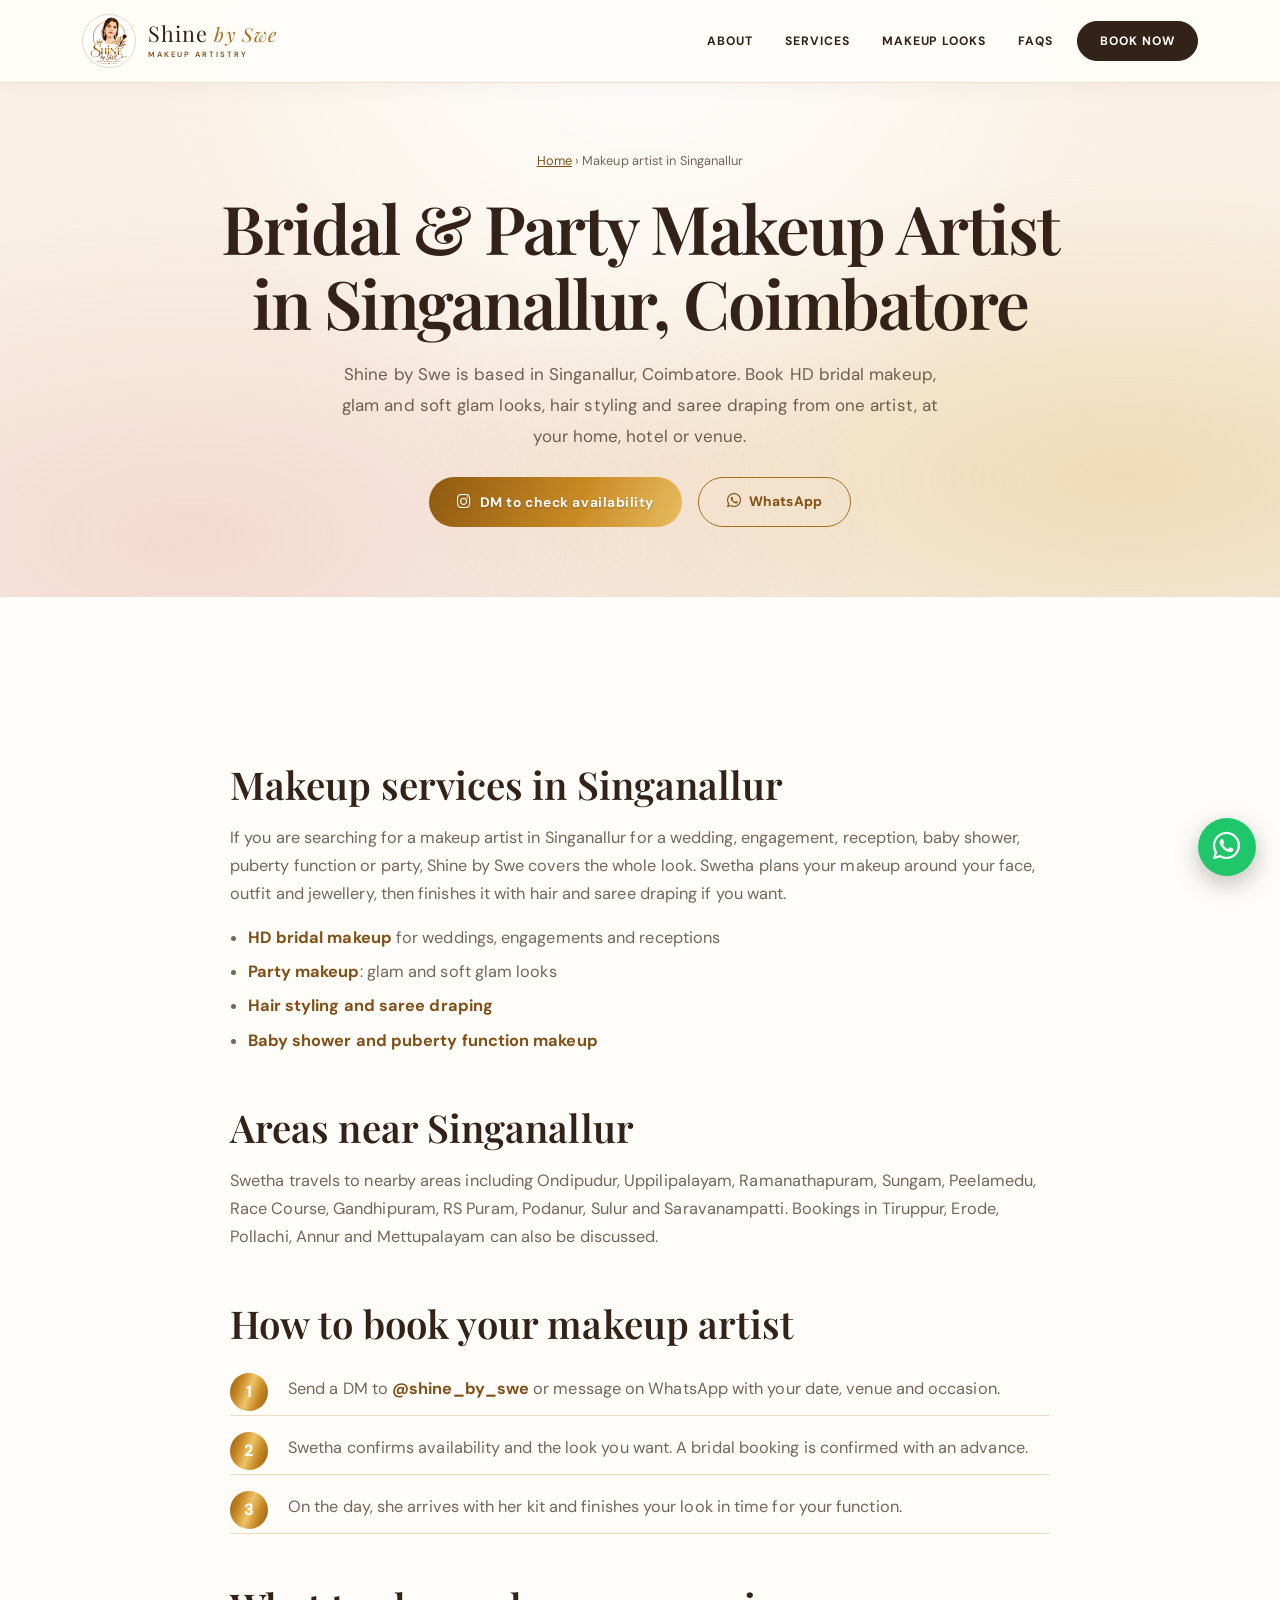
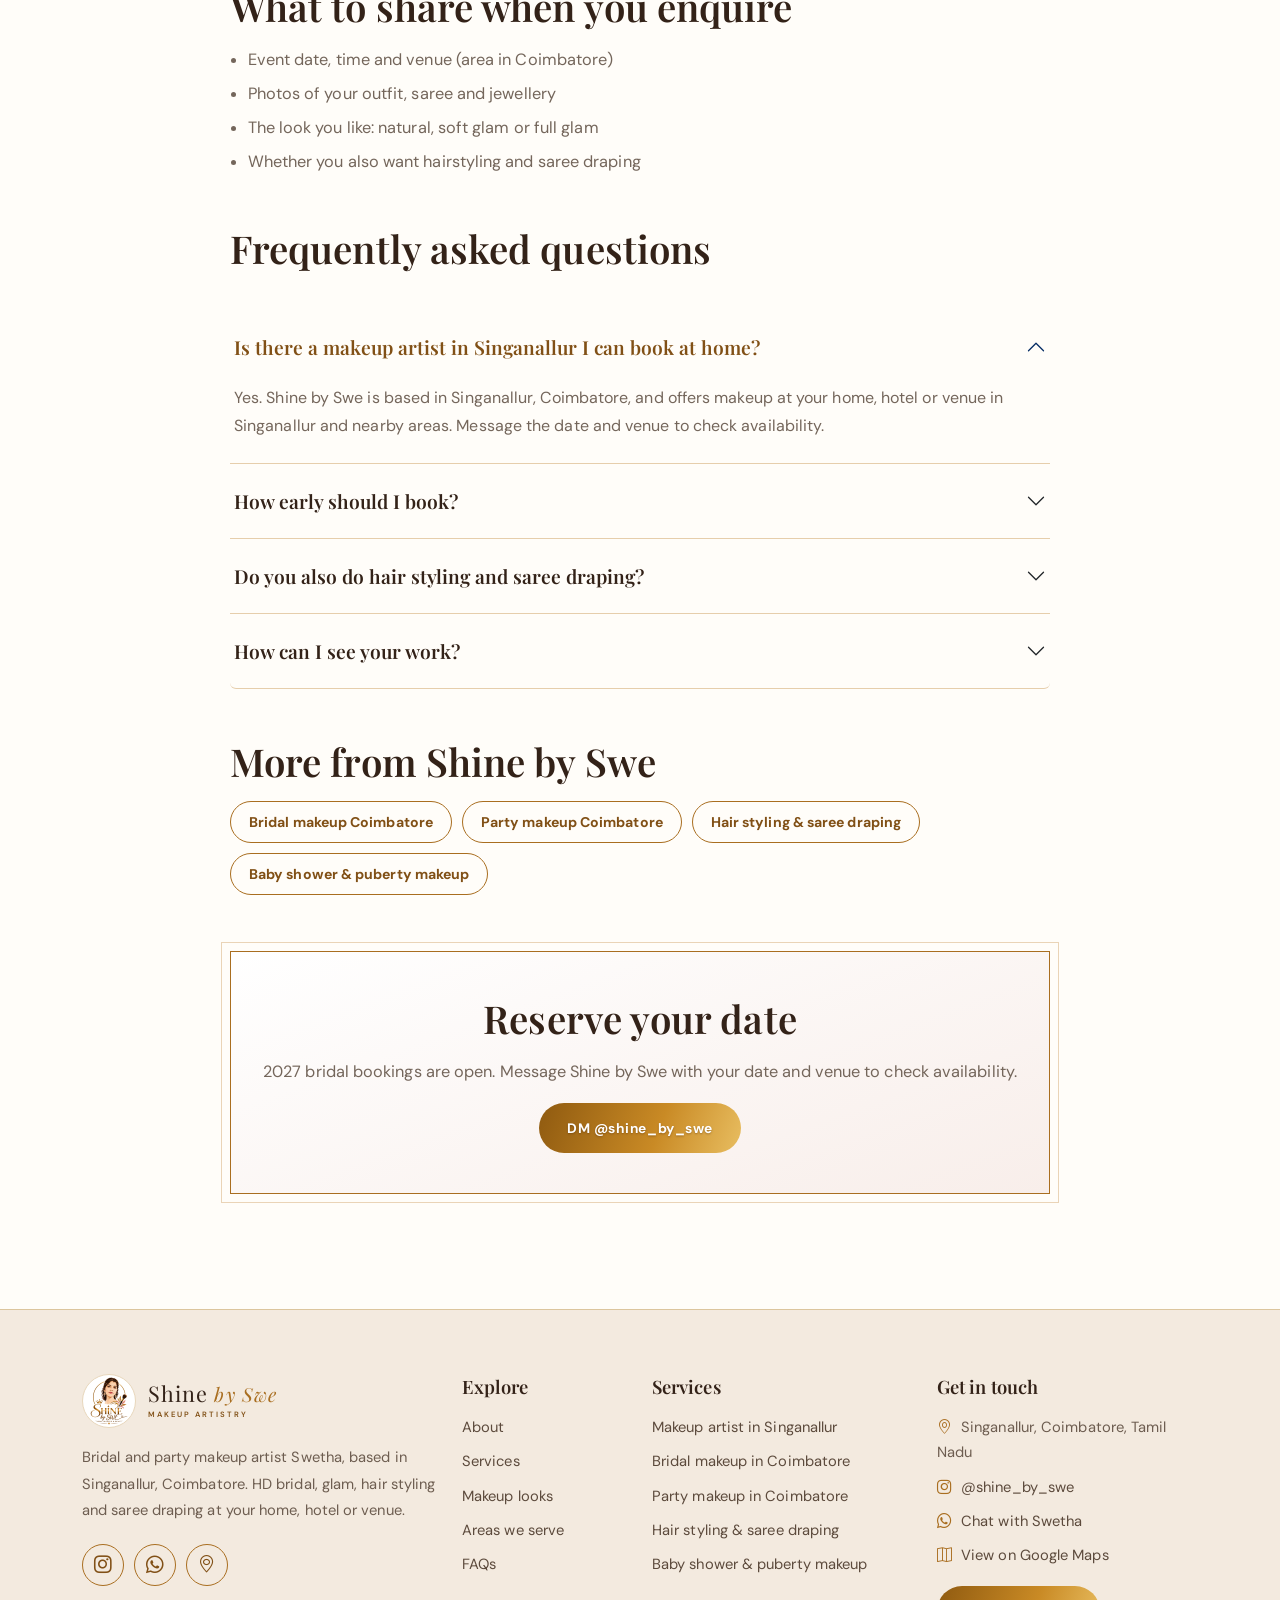
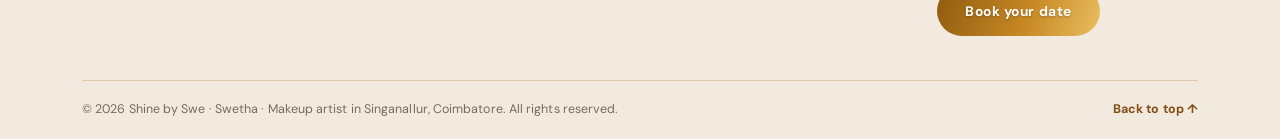
<file: makeup-artist-singanallur/index.html>
<!doctype html>
<html lang="en-IN">
<head>
  <meta charset="utf-8">
  <meta name="viewport" content="width=device-width, initial-scale=1">
  <title>Bridal &amp; Party Makeup Artist in Singanallur | Shine by Swe</title>
  <meta name="description" content="Looking for a makeup artist in Singanallur, Coimbatore? Shine by Swe offers HD bridal, party and soft glam makeup, hair styling and saree draping. DM to book.">
  <meta name="author" content="Shine by Swe - Swetha">
  <meta name="robots" content="index, follow, max-image-preview:large">
  <meta name="geo.region" content="IN-TN"><meta name="geo.placename" content="Singanallur, Coimbatore">
  <meta name="theme-color" content="#B8761F">
  <link rel="canonical" href="https://shinebyswe.github.io/swetha/makeup-artist-singanallur/">
  <link rel="icon" type="image/png" href="../assets/favicon.png">
  <link rel="apple-touch-icon" href="../assets/favicon.png">
  <meta property="og:type" content="website"><meta property="og:site_name" content="Shine by Swe"><meta property="og:locale" content="en_IN">
  <meta property="og:title" content="Bridal &amp; Party Makeup Artist in Singanallur | Shine by Swe">
  <meta property="og:description" content="Looking for a makeup artist in Singanallur, Coimbatore? Shine by Swe offers HD bridal, party and soft glam makeup, hair styling and saree draping. DM to book.">
  <meta property="og:url" content="https://shinebyswe.github.io/swetha/makeup-artist-singanallur/">
  <meta property="og:image" content="https://shinebyswe.github.io/swetha/assets/og-cover.jpg">
  <meta property="og:image:width" content="1200"><meta property="og:image:height" content="630">
  <meta property="og:image:alt" content="Shine by Swe logo - makeup artist in Singanallur, Coimbatore">
  <meta name="twitter:card" content="summary_large_image"><meta name="twitter:title" content="Bridal &amp; Party Makeup Artist in Singanallur | Shine by Swe"><meta name="twitter:description" content="Looking for a makeup artist in Singanallur, Coimbatore? Shine by Swe offers HD bridal, party and soft glam makeup, hair styling and saree draping. DM to book."><meta name="twitter:image" content="https://shinebyswe.github.io/swetha/assets/og-cover.jpg">
  <link rel="preconnect" href="https://fonts.googleapis.com"><link rel="preconnect" href="https://fonts.gstatic.com" crossorigin>
  <link href="https://fonts.googleapis.com/css2?family=DM+Sans:wght@400;500;600;700&family=Playfair+Display:ital,wght@0,500;0,600;0,700;1,500&display=swap" rel="stylesheet">
  <link href="https://cdn.jsdelivr.net/npm/bootstrap@5.3.3/dist/css/bootstrap.min.css" rel="stylesheet">
  <link href="https://cdn.jsdelivr.net/npm/bootstrap-icons@1.11.3/font/bootstrap-icons.min.css" rel="stylesheet">
  <link rel="stylesheet" href="../style.css">
  <noscript><style>.reveal{opacity:1!important;transform:none!important}#loader{display:none!important}</style></noscript>
  <script type="application/ld+json">
{
  "@context": "https://schema.org",
  "@graph": [
    {
      "@type": "BeautySalon",
      "@id": "https://shinebyswe.github.io/swetha/#business",
      "name": "Shine by Swe",
      "alternateName": [
        "Shine by Swe Coimbatore",
        "Shine by Swe Singanallur",
        "Swetha Makeup Artist Coimbatore"
      ],
      "url": "https://shinebyswe.github.io/swetha/",
      "image": "https://shinebyswe.github.io/swetha/assets/og-cover.jpg",
      "logo": "https://shinebyswe.github.io/swetha/assets/logo.png",
      "slogan": "Your Beauty, My Signature",
      "description": "Shine by Swe is a bridal and party makeup artist service by Swetha, based in Singanallur, Coimbatore. HD bridal makeup, party makeup, hair styling, saree draping, baby shower and puberty function makeup.",
      "telephone": "+919003354123",
      "address": {
        "@type": "PostalAddress",
        "addressLocality": "Singanallur, Coimbatore",
        "addressRegion": "Tamil Nadu",
        "postalCode": "641005",
        "addressCountry": "IN"
      },
      "areaServed": [
        "Singanallur",
        "Ondipudur",
        "Uppilipalayam",
        "Ramanathapuram",
        "Peelamedu",
        "Race Course",
        "Gandhipuram",
        "RS Puram",
        "Saravanampatti",
        "Vadavalli",
        "Sulur",
        "Podanur",
        "Coimbatore",
        "Tiruppur",
        "Erode",
        "Pollachi",
        "Annur",
        "Mettupalayam"
      ],
      "founder": {
        "@type": "Person",
        "name": "Swetha"
      },
      "hasMap": "https://maps.app.goo.gl/p3VckfQaccN6RuHY8",
      "sameAs": [
        "https://www.instagram.com/shine_by_swe/",
        "https://maps.app.goo.gl/p3VckfQaccN6RuHY8"
      ],
      "knowsAbout": [
        "Bridal makeup",
        "HD makeup",
        "Party makeup",
        "Hair styling",
        "Saree draping"
      ],
      "hasOfferCatalog": {
        "@type": "OfferCatalog",
        "name": "Makeup services",
        "itemListElement": [
          {
            "@type": "Offer",
            "itemOffered": {
              "@type": "Service",
              "name": "HD bridal makeup",
              "areaServed": "Coimbatore"
            }
          },
          {
            "@type": "Offer",
            "itemOffered": {
              "@type": "Service",
              "name": "Bridal makeup",
              "areaServed": "Coimbatore"
            }
          },
          {
            "@type": "Offer",
            "itemOffered": {
              "@type": "Service",
              "name": "Glam makeup",
              "areaServed": "Coimbatore"
            }
          },
          {
            "@type": "Offer",
            "itemOffered": {
              "@type": "Service",
              "name": "Soft glam makeup",
              "areaServed": "Coimbatore"
            }
          },
          {
            "@type": "Offer",
            "itemOffered": {
              "@type": "Service",
              "name": "Engagement makeup",
              "areaServed": "Coimbatore"
            }
          },
          {
            "@type": "Offer",
            "itemOffered": {
              "@type": "Service",
              "name": "Reception makeup",
              "areaServed": "Coimbatore"
            }
          },
          {
            "@type": "Offer",
            "itemOffered": {
              "@type": "Service",
              "name": "Party makeup",
              "areaServed": "Coimbatore"
            }
          },
          {
            "@type": "Offer",
            "itemOffered": {
              "@type": "Service",
              "name": "Baby shower makeup",
              "areaServed": "Coimbatore"
            }
          },
          {
            "@type": "Offer",
            "itemOffered": {
              "@type": "Service",
              "name": "Puberty function makeup",
              "areaServed": "Coimbatore"
            }
          },
          {
            "@type": "Offer",
            "itemOffered": {
              "@type": "Service",
              "name": "Hair styling",
              "areaServed": "Coimbatore"
            }
          },
          {
            "@type": "Offer",
            "itemOffered": {
              "@type": "Service",
              "name": "Saree draping",
              "areaServed": "Coimbatore"
            }
          }
        ]
      }
    },
    {
      "@type": "Service",
      "@id": "https://shinebyswe.github.io/swetha/makeup-artist-singanallur/#service",
      "name": "Makeup artist in Singanallur",
      "serviceType": "Makeup artist in Singanallur",
      "url": "https://shinebyswe.github.io/swetha/makeup-artist-singanallur/",
      "provider": {
        "@id": "https://shinebyswe.github.io/swetha/#business"
      },
      "areaServed": [
        "Singanallur",
        "Coimbatore",
        "Ondipudur",
        "Uppilipalayam",
        "Ramanathapuram",
        "Peelamedu",
        "Race Course",
        "Gandhipuram",
        "RS Puram",
        "Saravanampatti",
        "Vadavalli",
        "Sulur",
        "Podanur"
      ],
      "description": "Looking for a makeup artist in Singanallur, Coimbatore? Shine by Swe offers HD bridal, party and soft glam makeup, hair styling and saree draping. DM to book."
    },
    {
      "@type": "BreadcrumbList",
      "itemListElement": [
        {
          "@type": "ListItem",
          "position": 1,
          "name": "Home",
          "item": "https://shinebyswe.github.io/swetha/"
        },
        {
          "@type": "ListItem",
          "position": 2,
          "name": "Makeup artist in Singanallur",
          "item": "https://shinebyswe.github.io/swetha/makeup-artist-singanallur/"
        }
      ]
    },
    {
      "@type": "FAQPage",
      "mainEntity": [
        {
          "@type": "Question",
          "name": "Is there a makeup artist in Singanallur I can book at home?",
          "acceptedAnswer": {
            "@type": "Answer",
            "text": "Yes. Shine by Swe is based in Singanallur, Coimbatore, and offers makeup at your home, hotel or venue in Singanallur and nearby areas. Message the date and venue to check availability."
          }
        },
        {
          "@type": "Question",
          "name": "How early should I book?",
          "acceptedAnswer": {
            "@type": "Answer",
            "text": "For weddings, book as soon as your date is fixed. 2027 bridal bookings are open. Party looks can often be booked closer to the date, depending on availability."
          }
        },
        {
          "@type": "Question",
          "name": "Do you also do hair styling and saree draping?",
          "acceptedAnswer": {
            "@type": "Answer",
            "text": "Yes. Hair styling and saree draping can be added to any makeup booking, so one artist finishes your whole look."
          }
        },
        {
          "@type": "Question",
          "name": "How can I see your work?",
          "acceptedAnswer": {
            "@type": "Answer",
            "text": "See recent looks on Instagram at @shine_by_swe."
          }
        }
      ]
    }
  ]
}
  </script>
</head>
<body>
<div id="progress"></div>
<nav class="navbar navbar-expand-lg fixed-top site-nav">
  <div class="container">
    <a class="navbar-brand brand" href="../" aria-label="Shine by Swe home"><img class="brand-logo" src="../assets/logo-192.png" alt="Shine by Swe logo" width="52" height="52"><span class="brand-text">Shine <em>by Swe</em><small>MAKEUP ARTISTRY</small></span></a>
    <button class="navbar-toggler" type="button" data-bs-toggle="collapse" data-bs-target="#mainNav" aria-label="Toggle navigation"><span class="navbar-toggler-icon"></span></button>
    <div class="collapse navbar-collapse" id="mainNav">
      <ul class="navbar-nav ms-auto align-items-lg-center gap-lg-3">
        <li class="nav-item"><a class="nav-link" href="../#about">About</a></li>
        <li class="nav-item"><a class="nav-link" href="../#services">Services</a></li>
        <li class="nav-item"><a class="nav-link" href="../#looks">Makeup Looks</a></li>
        <li class="nav-item"><a class="nav-link" href="../#faq">FAQs</a></li>
        <li class="nav-item"><a class="nav-link nav-book" href="../#contact">Book Now</a></li>
      </ul>
    </div>
  </div>
</nav>
<header class="page-hero"><div class="container">
  <p class="crumbs"><a href="../">Home</a> › Makeup artist in Singanallur</p>
  <h1>Bridal &amp; Party Makeup Artist in Singanallur, Coimbatore</h1>
  <p class="hero-copy mx-auto">Shine by Swe is based in Singanallur, Coimbatore. Book HD bridal makeup, glam and soft glam looks, hair styling and saree draping from one artist, at your home, hotel or venue.</p>
  <div class="d-flex flex-wrap gap-3 justify-content-center mt-4">
    <a class="btn btn-gold" href="https://ig.me/m/shine_by_swe" target="_blank" rel="noopener"><i class="bi bi-instagram me-2"></i>DM to check availability</a>
    <a class="btn btn-outline-gold" href="https://wa.me/919003354123?text=Hi%20Swetha%2C%20I%20would%20like%20to%20enquire%20about%20Makeup%20artist%20in%20Singanallur." target="_blank" rel="noopener"><i class="bi bi-whatsapp me-2"></i>WhatsApp</a>
  </div>
</div></header>
<main class="section-pad"><div class="container"><article class="prose">
<h2>Makeup services in Singanallur</h2><p>If you are searching for a makeup artist in Singanallur for a wedding, engagement, reception, baby shower, puberty function or party, Shine by Swe covers the whole look. Swetha plans your makeup around your face, outfit and jewellery, then finishes it with hair and saree draping if you want.</p><ul><li><a href="../bridal-makeup-coimbatore/">HD bridal makeup</a> for weddings, engagements and receptions</li><li><a href="../party-makeup-coimbatore/">Party makeup</a>: glam and soft glam looks</li><li><a href="../hair-styling-saree-draping-coimbatore/">Hair styling and saree draping</a></li><li><a href="../baby-shower-puberty-function-makeup-coimbatore/">Baby shower and puberty function makeup</a></li></ul><h2>Areas near Singanallur</h2><p>Swetha travels to nearby areas including Ondipudur, Uppilipalayam, Ramanathapuram, Sungam, Peelamedu, Race Course, Gandhipuram, RS Puram, Podanur, Sulur and Saravanampatti. Bookings in Tiruppur, Erode, Pollachi, Annur and Mettupalayam can also be discussed.</p><h2>How to book your makeup artist</h2><ol class="steps-list"><li>Send a DM to <a href="https://ig.me/m/shine_by_swe" target="_blank" rel="noopener">@shine_by_swe</a> or message on WhatsApp with your date, venue and occasion.</li><li>Swetha confirms availability and the look you want. A bridal booking is confirmed with an advance.</li><li>On the day, she arrives with her kit and finishes your look in time for your function.</li></ol><h2>What to share when you enquire</h2><ul><li>Event date, time and venue (area in Coimbatore)</li><li>Photos of your outfit, saree and jewellery</li><li>The look you like: natural, soft glam or full glam</li><li>Whether you also want hairstyling and saree draping</li></ul>
<h2>Frequently asked questions</h2>
<div class="accordion faq-accordion mx-auto reveal" id="fmakeupar"><div class="accordion-item"><h3 class="accordion-header"><button class="accordion-button" type="button" data-bs-toggle="collapse" data-bs-target="#fmakeupar0">Is there a makeup artist in Singanallur I can book at home?</button></h3><div id="fmakeupar0" class="accordion-collapse collapse show" data-bs-parent="#fmakeupar"><div class="accordion-body">Yes. Shine by Swe is based in Singanallur, Coimbatore, and offers makeup at your home, hotel or venue in Singanallur and nearby areas. Message the date and venue to check availability.</div></div></div><div class="accordion-item"><h3 class="accordion-header"><button class="accordion-button collapsed" type="button" data-bs-toggle="collapse" data-bs-target="#fmakeupar1">How early should I book?</button></h3><div id="fmakeupar1" class="accordion-collapse collapse" data-bs-parent="#fmakeupar"><div class="accordion-body">For weddings, book as soon as your date is fixed. 2027 bridal bookings are open. Party looks can often be booked closer to the date, depending on availability.</div></div></div><div class="accordion-item"><h3 class="accordion-header"><button class="accordion-button collapsed" type="button" data-bs-toggle="collapse" data-bs-target="#fmakeupar2">Do you also do hair styling and saree draping?</button></h3><div id="fmakeupar2" class="accordion-collapse collapse" data-bs-parent="#fmakeupar"><div class="accordion-body">Yes. Hair styling and saree draping can be added to any makeup booking, so one artist finishes your whole look.</div></div></div><div class="accordion-item"><h3 class="accordion-header"><button class="accordion-button collapsed" type="button" data-bs-toggle="collapse" data-bs-target="#fmakeupar3">How can I see your work?</button></h3><div id="fmakeupar3" class="accordion-collapse collapse" data-bs-parent="#fmakeupar"><div class="accordion-body">See recent looks on Instagram at @shine_by_swe.</div></div></div></div>
<h2>More from Shine by Swe</h2>
<div class="related"><a href="../bridal-makeup-coimbatore/">Bridal makeup Coimbatore</a><a href="../party-makeup-coimbatore/">Party makeup Coimbatore</a><a href="../hair-styling-saree-draping-coimbatore/">Hair styling & saree draping</a><a href="../baby-shower-puberty-function-makeup-coimbatore/">Baby shower & puberty makeup</a></div>
<div class="cta-band"><h2 style="margin-top:0">Reserve your date</h2><p>2027 bridal bookings are open. Message Shine by Swe with your date and venue to check availability.</p><a class="btn btn-gold" href="https://ig.me/m/shine_by_swe" target="_blank" rel="noopener">DM @shine_by_swe</a></div>
</article></div></main>
<footer class="site-footer">
  <div class="container">
    <div class="row g-4 footer-top">
      <div class="col-lg-4">
        <a class="brand footer-brand" href="../" aria-label="Shine by Swe home"><img class="brand-logo" src="../assets/logo-192.png" alt="Shine by Swe logo" width="52" height="52"><span class="brand-text">Shine <em>by Swe</em><small>MAKEUP ARTISTRY</small></span></a>
        <p class="footer-about">Bridal and party makeup artist Swetha, based in Singanallur, Coimbatore. HD bridal, glam, hair styling and saree draping at your home, hotel or venue.</p>
        <div class="footer-social"><a href="https://www.instagram.com/shine_by_swe/" target="_blank" rel="noopener" aria-label="Instagram"><i class="bi bi-instagram"></i></a><a href="https://wa.me/919003354123?text=Hi%20Swetha%2C%20I%20found%20your%20website%20and%20would%20like%20to%20enquire." target="_blank" rel="noopener" aria-label="WhatsApp"><i class="bi bi-whatsapp"></i></a><a href="https://maps.app.goo.gl/p3VckfQaccN6RuHY8" target="_blank" rel="noopener" aria-label="Google Maps"><i class="bi bi-geo-alt"></i></a></div>
      </div>
      <div class="col-6 col-lg-2"><p class="footer-title">Explore</p><ul class="footer-list"><li><a href="../#about">About</a></li><li><a href="../#services">Services</a></li><li><a href="../#looks">Makeup looks</a></li><li><a href="../#areas">Areas we serve</a></li><li><a href="../#faq">FAQs</a></li></ul></div>
      <div class="col-6 col-lg-3"><p class="footer-title">Services</p><ul class="footer-list"><li><a href="../makeup-artist-singanallur/">Makeup artist in Singanallur</a></li><li><a href="../bridal-makeup-coimbatore/">Bridal makeup in Coimbatore</a></li><li><a href="../party-makeup-coimbatore/">Party makeup in Coimbatore</a></li><li><a href="../hair-styling-saree-draping-coimbatore/">Hair styling &amp; saree draping</a></li><li><a href="../baby-shower-puberty-function-makeup-coimbatore/">Baby shower &amp; puberty makeup</a></li></ul></div>
      <div class="col-lg-3"><p class="footer-title">Get in touch</p><ul class="footer-list footer-contact"><li><i class="bi bi-geo-alt"></i>Singanallur, Coimbatore, Tamil Nadu</li><li><i class="bi bi-instagram"></i><a href="https://www.instagram.com/shine_by_swe/" target="_blank" rel="noopener">@shine_by_swe</a></li><li><i class="bi bi-whatsapp"></i><a href="https://wa.me/919003354123?text=Hi%20Swetha%2C%20I%20found%20your%20website%20and%20would%20like%20to%20enquire." target="_blank" rel="noopener">Chat with Swetha</a></li><li><i class="bi bi-map"></i><a href="https://maps.app.goo.gl/p3VckfQaccN6RuHY8" target="_blank" rel="noopener">View on Google Maps</a></li></ul><a class="btn btn-gold btn-sm mt-2" href="../#contact">Book your date</a></div>
    </div>
    <div class="footer-bottom"><p>© <span id="year"></span> Shine by Swe · Swetha · Makeup artist in Singanallur, Coimbatore. All rights reserved.</p><a href="#top-of-page" onclick="window.scrollTo({top:0,behavior:'smooth'});return false;">Back to top ↑</a></div>
  </div>
</footer>
<a class="whatsapp-float" href="https://wa.me/919003354123?text=Hi%20Swetha%2C%20I%20found%20your%20website%20and%20would%20like%20to%20enquire." target="_blank" rel="noopener" aria-label="Chat with Swetha on WhatsApp"><i class="bi bi-whatsapp"></i></a>
<button id="backToTop" aria-label="Back to top"><i class="bi bi-arrow-up"></i></button>
<script src="https://code.jquery.com/jquery-3.7.1.min.js"></script>
<script src="https://cdn.jsdelivr.net/npm/bootstrap@5.3.3/dist/js/bootstrap.bundle.min.js"></script>
<script src="../script.js"></script>
</body>
</html>
</file>
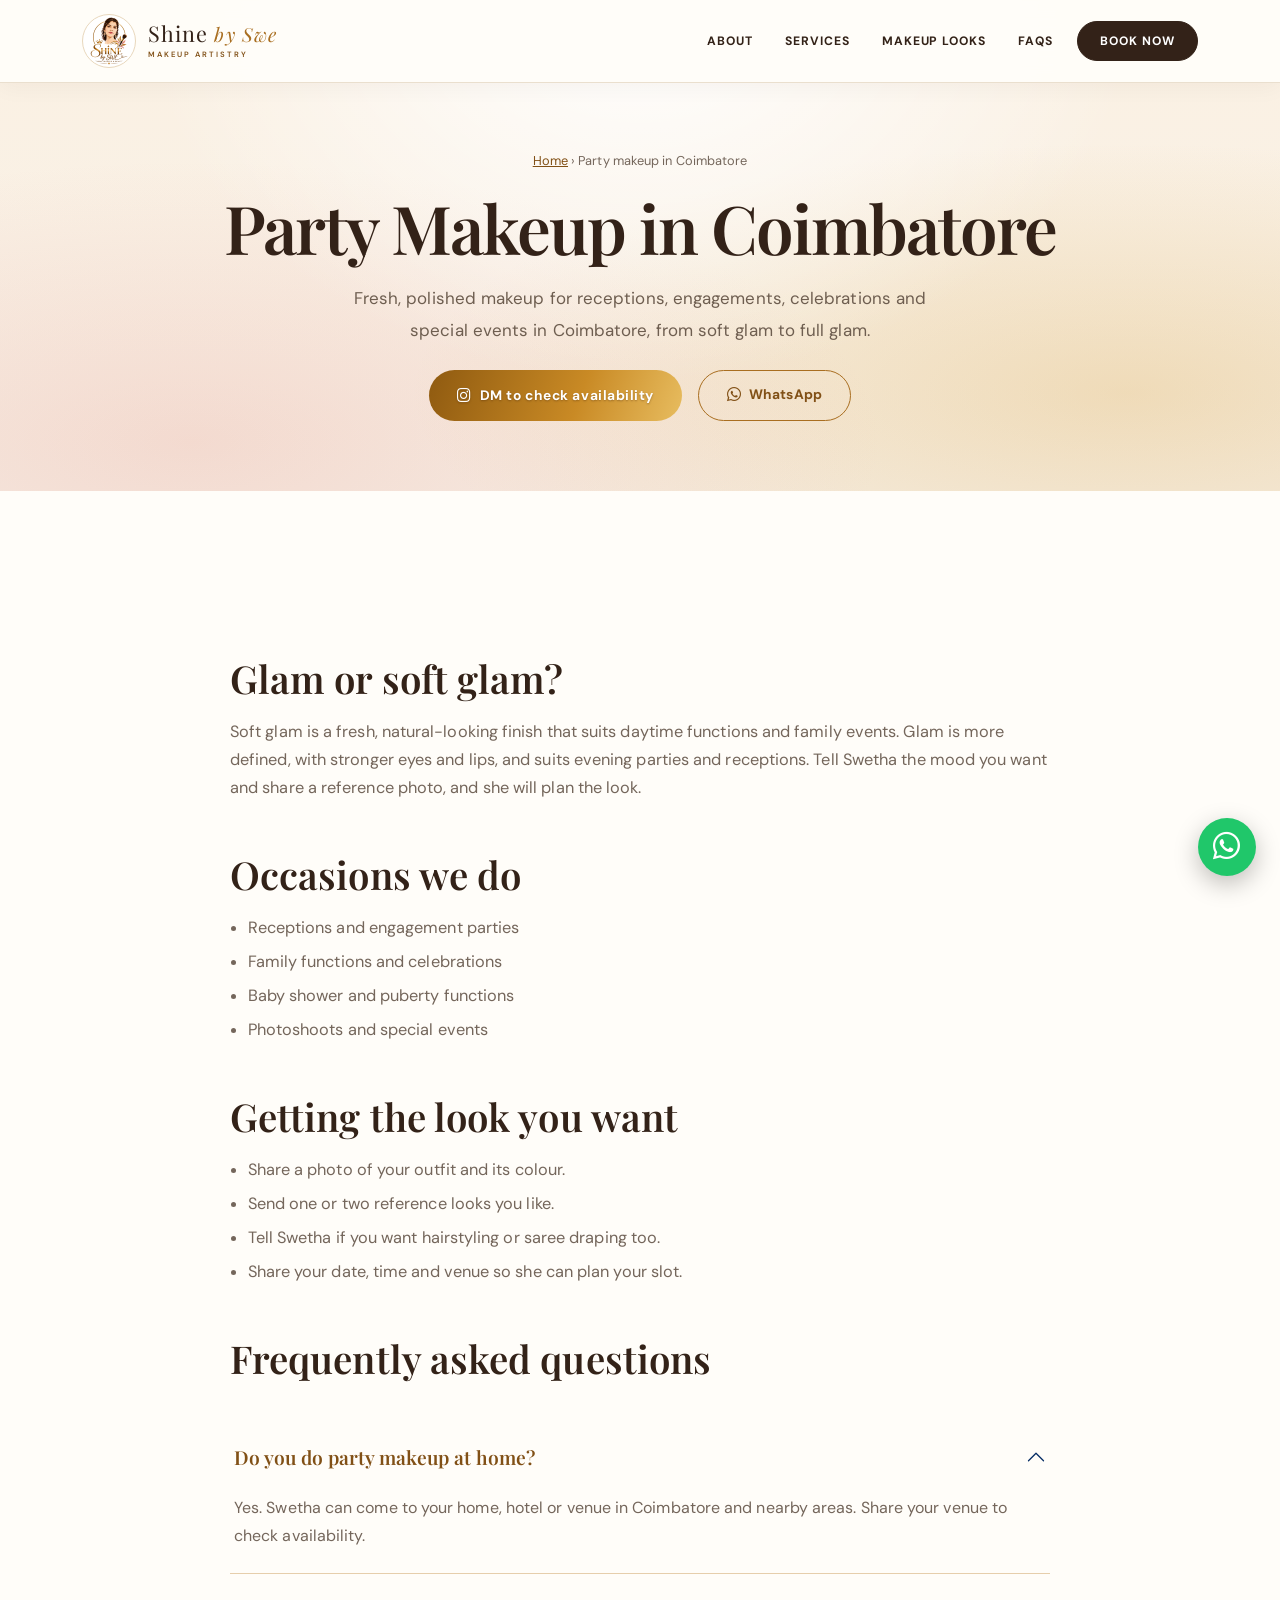
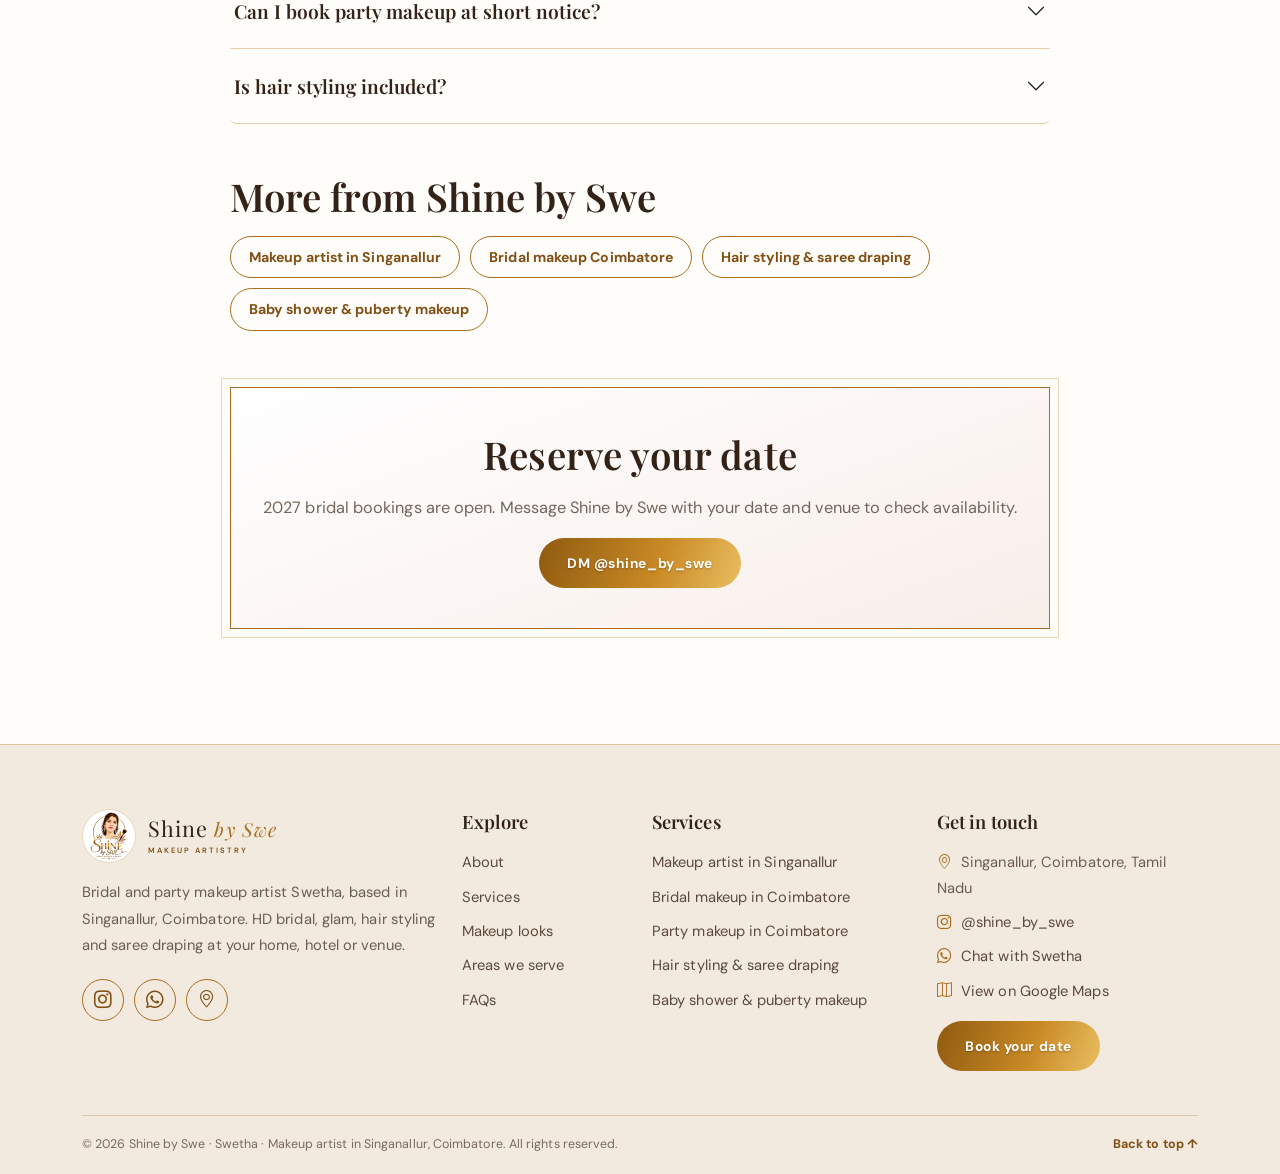
<file: party-makeup-coimbatore/index.html>
<!doctype html>
<html lang="en-IN">
<head>
  <meta charset="utf-8">
  <meta name="viewport" content="width=device-width, initial-scale=1">
  <title>Party Makeup in Coimbatore | Glam &amp; Soft Glam | Shine by Swe</title>
  <meta name="description" content="Party makeup in Coimbatore by Shine by Swe. Glam and soft glam looks for receptions, engagements and celebrations, with hair styling and saree draping.">
  <meta name="author" content="Shine by Swe - Swetha">
  <meta name="robots" content="index, follow, max-image-preview:large">
  <meta name="geo.region" content="IN-TN"><meta name="geo.placename" content="Singanallur, Coimbatore">
  <meta name="theme-color" content="#B8761F">
  <link rel="canonical" href="https://shinebyswe.github.io/swetha/party-makeup-coimbatore/">
  <link rel="icon" type="image/png" href="../assets/favicon.png">
  <link rel="apple-touch-icon" href="../assets/favicon.png">
  <meta property="og:type" content="website"><meta property="og:site_name" content="Shine by Swe"><meta property="og:locale" content="en_IN">
  <meta property="og:title" content="Party Makeup in Coimbatore | Glam &amp; Soft Glam | Shine by Swe">
  <meta property="og:description" content="Party makeup in Coimbatore by Shine by Swe. Glam and soft glam looks for receptions, engagements and celebrations, with hair styling and saree draping.">
  <meta property="og:url" content="https://shinebyswe.github.io/swetha/party-makeup-coimbatore/">
  <meta property="og:image" content="https://shinebyswe.github.io/swetha/assets/og-cover.jpg">
  <meta property="og:image:width" content="1200"><meta property="og:image:height" content="630">
  <meta property="og:image:alt" content="Shine by Swe logo - makeup artist in Singanallur, Coimbatore">
  <meta name="twitter:card" content="summary_large_image"><meta name="twitter:title" content="Party Makeup in Coimbatore | Glam &amp; Soft Glam | Shine by Swe"><meta name="twitter:description" content="Party makeup in Coimbatore by Shine by Swe. Glam and soft glam looks for receptions, engagements and celebrations, with hair styling and saree draping."><meta name="twitter:image" content="https://shinebyswe.github.io/swetha/assets/og-cover.jpg">
  <link rel="preconnect" href="https://fonts.googleapis.com"><link rel="preconnect" href="https://fonts.gstatic.com" crossorigin>
  <link href="https://fonts.googleapis.com/css2?family=DM+Sans:wght@400;500;600;700&family=Playfair+Display:ital,wght@0,500;0,600;0,700;1,500&display=swap" rel="stylesheet">
  <link href="https://cdn.jsdelivr.net/npm/bootstrap@5.3.3/dist/css/bootstrap.min.css" rel="stylesheet">
  <link href="https://cdn.jsdelivr.net/npm/bootstrap-icons@1.11.3/font/bootstrap-icons.min.css" rel="stylesheet">
  <link rel="stylesheet" href="../style.css">
  <noscript><style>.reveal{opacity:1!important;transform:none!important}#loader{display:none!important}</style></noscript>
  <script type="application/ld+json">
{
  "@context": "https://schema.org",
  "@graph": [
    {
      "@type": "BeautySalon",
      "@id": "https://shinebyswe.github.io/swetha/#business",
      "name": "Shine by Swe",
      "alternateName": [
        "Shine by Swe Coimbatore",
        "Shine by Swe Singanallur",
        "Swetha Makeup Artist Coimbatore"
      ],
      "url": "https://shinebyswe.github.io/swetha/",
      "image": "https://shinebyswe.github.io/swetha/assets/og-cover.jpg",
      "logo": "https://shinebyswe.github.io/swetha/assets/logo.png",
      "slogan": "Your Beauty, My Signature",
      "description": "Shine by Swe is a bridal and party makeup artist service by Swetha, based in Singanallur, Coimbatore. HD bridal makeup, party makeup, hair styling, saree draping, baby shower and puberty function makeup.",
      "telephone": "+919003354123",
      "address": {
        "@type": "PostalAddress",
        "addressLocality": "Singanallur, Coimbatore",
        "addressRegion": "Tamil Nadu",
        "postalCode": "641005",
        "addressCountry": "IN"
      },
      "areaServed": [
        "Singanallur",
        "Ondipudur",
        "Uppilipalayam",
        "Ramanathapuram",
        "Peelamedu",
        "Race Course",
        "Gandhipuram",
        "RS Puram",
        "Saravanampatti",
        "Vadavalli",
        "Sulur",
        "Podanur",
        "Coimbatore",
        "Tiruppur",
        "Erode",
        "Pollachi",
        "Annur",
        "Mettupalayam"
      ],
      "founder": {
        "@type": "Person",
        "name": "Swetha"
      },
      "hasMap": "https://maps.app.goo.gl/p3VckfQaccN6RuHY8",
      "sameAs": [
        "https://www.instagram.com/shine_by_swe/",
        "https://maps.app.goo.gl/p3VckfQaccN6RuHY8"
      ],
      "knowsAbout": [
        "Bridal makeup",
        "HD makeup",
        "Party makeup",
        "Hair styling",
        "Saree draping"
      ],
      "hasOfferCatalog": {
        "@type": "OfferCatalog",
        "name": "Makeup services",
        "itemListElement": [
          {
            "@type": "Offer",
            "itemOffered": {
              "@type": "Service",
              "name": "HD bridal makeup",
              "areaServed": "Coimbatore"
            }
          },
          {
            "@type": "Offer",
            "itemOffered": {
              "@type": "Service",
              "name": "Bridal makeup",
              "areaServed": "Coimbatore"
            }
          },
          {
            "@type": "Offer",
            "itemOffered": {
              "@type": "Service",
              "name": "Glam makeup",
              "areaServed": "Coimbatore"
            }
          },
          {
            "@type": "Offer",
            "itemOffered": {
              "@type": "Service",
              "name": "Soft glam makeup",
              "areaServed": "Coimbatore"
            }
          },
          {
            "@type": "Offer",
            "itemOffered": {
              "@type": "Service",
              "name": "Engagement makeup",
              "areaServed": "Coimbatore"
            }
          },
          {
            "@type": "Offer",
            "itemOffered": {
              "@type": "Service",
              "name": "Reception makeup",
              "areaServed": "Coimbatore"
            }
          },
          {
            "@type": "Offer",
            "itemOffered": {
              "@type": "Service",
              "name": "Party makeup",
              "areaServed": "Coimbatore"
            }
          },
          {
            "@type": "Offer",
            "itemOffered": {
              "@type": "Service",
              "name": "Baby shower makeup",
              "areaServed": "Coimbatore"
            }
          },
          {
            "@type": "Offer",
            "itemOffered": {
              "@type": "Service",
              "name": "Puberty function makeup",
              "areaServed": "Coimbatore"
            }
          },
          {
            "@type": "Offer",
            "itemOffered": {
              "@type": "Service",
              "name": "Hair styling",
              "areaServed": "Coimbatore"
            }
          },
          {
            "@type": "Offer",
            "itemOffered": {
              "@type": "Service",
              "name": "Saree draping",
              "areaServed": "Coimbatore"
            }
          }
        ]
      }
    },
    {
      "@type": "Service",
      "@id": "https://shinebyswe.github.io/swetha/party-makeup-coimbatore/#service",
      "name": "Party makeup",
      "serviceType": "Party makeup",
      "url": "https://shinebyswe.github.io/swetha/party-makeup-coimbatore/",
      "provider": {
        "@id": "https://shinebyswe.github.io/swetha/#business"
      },
      "areaServed": [
        "Singanallur",
        "Coimbatore",
        "Ondipudur",
        "Uppilipalayam",
        "Ramanathapuram",
        "Peelamedu",
        "Race Course",
        "Gandhipuram",
        "RS Puram",
        "Saravanampatti",
        "Vadavalli",
        "Sulur",
        "Podanur"
      ],
      "description": "Party makeup in Coimbatore by Shine by Swe. Glam and soft glam looks for receptions, engagements and celebrations, with hair styling and saree draping."
    },
    {
      "@type": "BreadcrumbList",
      "itemListElement": [
        {
          "@type": "ListItem",
          "position": 1,
          "name": "Home",
          "item": "https://shinebyswe.github.io/swetha/"
        },
        {
          "@type": "ListItem",
          "position": 2,
          "name": "Party makeup in Coimbatore",
          "item": "https://shinebyswe.github.io/swetha/party-makeup-coimbatore/"
        }
      ]
    },
    {
      "@type": "FAQPage",
      "mainEntity": [
        {
          "@type": "Question",
          "name": "Do you do party makeup at home?",
          "acceptedAnswer": {
            "@type": "Answer",
            "text": "Yes. Swetha can come to your home, hotel or venue in Coimbatore and nearby areas. Share your venue to check availability."
          }
        },
        {
          "@type": "Question",
          "name": "Can I book party makeup at short notice?",
          "acceptedAnswer": {
            "@type": "Answer",
            "text": "It depends on availability. DM your date and time and Swetha will confirm."
          }
        },
        {
          "@type": "Question",
          "name": "Is hair styling included?",
          "acceptedAnswer": {
            "@type": "Answer",
            "text": "Hair styling and saree draping can be added to your makeup booking."
          }
        }
      ]
    }
  ]
}
  </script>
</head>
<body>
<div id="progress"></div>
<nav class="navbar navbar-expand-lg fixed-top site-nav">
  <div class="container">
    <a class="navbar-brand brand" href="../" aria-label="Shine by Swe home"><img class="brand-logo" src="../assets/logo-192.png" alt="Shine by Swe logo" width="52" height="52"><span class="brand-text">Shine <em>by Swe</em><small>MAKEUP ARTISTRY</small></span></a>
    <button class="navbar-toggler" type="button" data-bs-toggle="collapse" data-bs-target="#mainNav" aria-label="Toggle navigation"><span class="navbar-toggler-icon"></span></button>
    <div class="collapse navbar-collapse" id="mainNav">
      <ul class="navbar-nav ms-auto align-items-lg-center gap-lg-3">
        <li class="nav-item"><a class="nav-link" href="../#about">About</a></li>
        <li class="nav-item"><a class="nav-link" href="../#services">Services</a></li>
        <li class="nav-item"><a class="nav-link" href="../#looks">Makeup Looks</a></li>
        <li class="nav-item"><a class="nav-link" href="../#faq">FAQs</a></li>
        <li class="nav-item"><a class="nav-link nav-book" href="../#contact">Book Now</a></li>
      </ul>
    </div>
  </div>
</nav>
<header class="page-hero"><div class="container">
  <p class="crumbs"><a href="../">Home</a> › Party makeup in Coimbatore</p>
  <h1>Party Makeup in Coimbatore</h1>
  <p class="hero-copy mx-auto">Fresh, polished makeup for receptions, engagements, celebrations and special events in Coimbatore, from soft glam to full glam.</p>
  <div class="d-flex flex-wrap gap-3 justify-content-center mt-4">
    <a class="btn btn-gold" href="https://ig.me/m/shine_by_swe" target="_blank" rel="noopener"><i class="bi bi-instagram me-2"></i>DM to check availability</a>
    <a class="btn btn-outline-gold" href="https://wa.me/919003354123?text=Hi%20Swetha%2C%20I%20would%20like%20to%20enquire%20about%20Party%20makeup." target="_blank" rel="noopener"><i class="bi bi-whatsapp me-2"></i>WhatsApp</a>
  </div>
</div></header>
<main class="section-pad"><div class="container"><article class="prose">
<h2>Glam or soft glam?</h2><p>Soft glam is a fresh, natural-looking finish that suits daytime functions and family events. Glam is more defined, with stronger eyes and lips, and suits evening parties and receptions. Tell Swetha the mood you want and share a reference photo, and she will plan the look.</p><h2>Occasions we do</h2><ul><li>Receptions and engagement parties</li><li>Family functions and celebrations</li><li>Baby shower and puberty functions</li><li>Photoshoots and special events</li></ul><h2>Getting the look you want</h2><ul><li>Share a photo of your outfit and its colour.</li><li>Send one or two reference looks you like.</li><li>Tell Swetha if you want hairstyling or saree draping too.</li><li>Share your date, time and venue so she can plan your slot.</li></ul>
<h2>Frequently asked questions</h2>
<div class="accordion faq-accordion mx-auto reveal" id="fpartymak"><div class="accordion-item"><h3 class="accordion-header"><button class="accordion-button" type="button" data-bs-toggle="collapse" data-bs-target="#fpartymak0">Do you do party makeup at home?</button></h3><div id="fpartymak0" class="accordion-collapse collapse show" data-bs-parent="#fpartymak"><div class="accordion-body">Yes. Swetha can come to your home, hotel or venue in Coimbatore and nearby areas. Share your venue to check availability.</div></div></div><div class="accordion-item"><h3 class="accordion-header"><button class="accordion-button collapsed" type="button" data-bs-toggle="collapse" data-bs-target="#fpartymak1">Can I book party makeup at short notice?</button></h3><div id="fpartymak1" class="accordion-collapse collapse" data-bs-parent="#fpartymak"><div class="accordion-body">It depends on availability. DM your date and time and Swetha will confirm.</div></div></div><div class="accordion-item"><h3 class="accordion-header"><button class="accordion-button collapsed" type="button" data-bs-toggle="collapse" data-bs-target="#fpartymak2">Is hair styling included?</button></h3><div id="fpartymak2" class="accordion-collapse collapse" data-bs-parent="#fpartymak"><div class="accordion-body">Hair styling and saree draping can be added to your makeup booking.</div></div></div></div>
<h2>More from Shine by Swe</h2>
<div class="related"><a href="../makeup-artist-singanallur/">Makeup artist in Singanallur</a><a href="../bridal-makeup-coimbatore/">Bridal makeup Coimbatore</a><a href="../hair-styling-saree-draping-coimbatore/">Hair styling & saree draping</a><a href="../baby-shower-puberty-function-makeup-coimbatore/">Baby shower & puberty makeup</a></div>
<div class="cta-band"><h2 style="margin-top:0">Reserve your date</h2><p>2027 bridal bookings are open. Message Shine by Swe with your date and venue to check availability.</p><a class="btn btn-gold" href="https://ig.me/m/shine_by_swe" target="_blank" rel="noopener">DM @shine_by_swe</a></div>
</article></div></main>
<footer class="site-footer">
  <div class="container">
    <div class="row g-4 footer-top">
      <div class="col-lg-4">
        <a class="brand footer-brand" href="../" aria-label="Shine by Swe home"><img class="brand-logo" src="../assets/logo-192.png" alt="Shine by Swe logo" width="52" height="52"><span class="brand-text">Shine <em>by Swe</em><small>MAKEUP ARTISTRY</small></span></a>
        <p class="footer-about">Bridal and party makeup artist Swetha, based in Singanallur, Coimbatore. HD bridal, glam, hair styling and saree draping at your home, hotel or venue.</p>
        <div class="footer-social"><a href="https://www.instagram.com/shine_by_swe/" target="_blank" rel="noopener" aria-label="Instagram"><i class="bi bi-instagram"></i></a><a href="https://wa.me/919003354123?text=Hi%20Swetha%2C%20I%20found%20your%20website%20and%20would%20like%20to%20enquire." target="_blank" rel="noopener" aria-label="WhatsApp"><i class="bi bi-whatsapp"></i></a><a href="https://maps.app.goo.gl/p3VckfQaccN6RuHY8" target="_blank" rel="noopener" aria-label="Google Maps"><i class="bi bi-geo-alt"></i></a></div>
      </div>
      <div class="col-6 col-lg-2"><p class="footer-title">Explore</p><ul class="footer-list"><li><a href="../#about">About</a></li><li><a href="../#services">Services</a></li><li><a href="../#looks">Makeup looks</a></li><li><a href="../#areas">Areas we serve</a></li><li><a href="../#faq">FAQs</a></li></ul></div>
      <div class="col-6 col-lg-3"><p class="footer-title">Services</p><ul class="footer-list"><li><a href="../makeup-artist-singanallur/">Makeup artist in Singanallur</a></li><li><a href="../bridal-makeup-coimbatore/">Bridal makeup in Coimbatore</a></li><li><a href="../party-makeup-coimbatore/">Party makeup in Coimbatore</a></li><li><a href="../hair-styling-saree-draping-coimbatore/">Hair styling &amp; saree draping</a></li><li><a href="../baby-shower-puberty-function-makeup-coimbatore/">Baby shower &amp; puberty makeup</a></li></ul></div>
      <div class="col-lg-3"><p class="footer-title">Get in touch</p><ul class="footer-list footer-contact"><li><i class="bi bi-geo-alt"></i>Singanallur, Coimbatore, Tamil Nadu</li><li><i class="bi bi-instagram"></i><a href="https://www.instagram.com/shine_by_swe/" target="_blank" rel="noopener">@shine_by_swe</a></li><li><i class="bi bi-whatsapp"></i><a href="https://wa.me/919003354123?text=Hi%20Swetha%2C%20I%20found%20your%20website%20and%20would%20like%20to%20enquire." target="_blank" rel="noopener">Chat with Swetha</a></li><li><i class="bi bi-map"></i><a href="https://maps.app.goo.gl/p3VckfQaccN6RuHY8" target="_blank" rel="noopener">View on Google Maps</a></li></ul><a class="btn btn-gold btn-sm mt-2" href="../#contact">Book your date</a></div>
    </div>
    <div class="footer-bottom"><p>© <span id="year"></span> Shine by Swe · Swetha · Makeup artist in Singanallur, Coimbatore. All rights reserved.</p><a href="#top-of-page" onclick="window.scrollTo({top:0,behavior:'smooth'});return false;">Back to top ↑</a></div>
  </div>
</footer>
<a class="whatsapp-float" href="https://wa.me/919003354123?text=Hi%20Swetha%2C%20I%20found%20your%20website%20and%20would%20like%20to%20enquire." target="_blank" rel="noopener" aria-label="Chat with Swetha on WhatsApp"><i class="bi bi-whatsapp"></i></a>
<button id="backToTop" aria-label="Back to top"><i class="bi bi-arrow-up"></i></button>
<script src="https://code.jquery.com/jquery-3.7.1.min.js"></script>
<script src="https://cdn.jsdelivr.net/npm/bootstrap@5.3.3/dist/js/bootstrap.bundle.min.js"></script>
<script src="../script.js"></script>
</body>
</html>
</file>
<file: style.css>
/* Shine by Swe – Sandal, ivory & gold (colours taken from the logo) */
:root{--ivory:#fffaf3;--sand:#f5e9d9;--blush:#f9e6e0;--rose:#e58c7e;--gold:#b8761f;--gold2:#d9a441;--gold3:#f0cc7a;--gold-deep:#8f5a10;--brown:#3a1f0f;--espresso:#24120a;--muted:#7a6657;--serif:'Playfair Display',Georgia,serif;--sans:'DM Sans',Arial,sans-serif;
--foil:linear-gradient(110deg,#8f5a10 0%,#c98a25 28%,#ecc468 50%,#c98a25 72%,#8f5a10 100%)}
*{box-sizing:border-box}
html{scroll-behavior:smooth;scroll-padding-top:90px}
body{margin:0;background:var(--ivory);color:var(--brown);font-family:var(--sans);line-height:1.7;overflow-x:hidden}
a{color:inherit;text-decoration:none}
.foil,.section-title em,.hero h1 em{background:var(--foil);background-size:250% 100%;-webkit-background-clip:text;background-clip:text;color:transparent;animation:foil 7s linear infinite;font-weight:500}
@keyframes foil{to{background-position:-250% 0}}
@keyframes spin{to{transform:rotate(360deg)}}
@keyframes float{50%{transform:translateY(-12px)}}

/* Loader + progress */
#loader{position:fixed;inset:0;z-index:5000;background:radial-gradient(circle,#fff,var(--sand));display:grid;place-items:center;transition:opacity .7s,visibility .7s}
#loader img{width:170px;grid-area:1/1;animation:pop 1.1s ease-out both}
#loader span{grid-area:1/1;width:215px;height:215px;border-radius:50%;border:2px solid transparent;border-top-color:var(--gold);border-bottom-color:var(--gold3);animation:spin 1.3s linear infinite}
#loader.done{opacity:0;visibility:hidden}
@keyframes pop{from{opacity:0;transform:scale(.75)}}
#progress{position:fixed;top:0;left:0;height:3px;width:0;background:var(--foil);z-index:3000}

/* Navbar */
.site-nav{background:rgba(255,250,243,.82);backdrop-filter:blur(16px);border-bottom:1px solid rgba(184,118,31,.25);padding:12px 0;transition:.35s}
.site-nav.scrolled{background:rgba(255,250,243,.97);padding:6px 0;box-shadow:0 8px 28px rgba(143,90,16,.15)}
.brand{display:flex;align-items:center;gap:12px}
.brand-logo{width:54px;height:54px;object-fit:contain;background:#fff;border-radius:50%;padding:2px;box-shadow:0 0 0 2px var(--gold2)}
.brand-text{font-family:var(--serif);font-size:1.35rem;line-height:1;color:var(--brown);letter-spacing:.05em}
.brand-text em{font-size:.9em;color:var(--gold)}
.brand-text small{display:block;font:600 .48rem var(--sans);letter-spacing:.26em;margin-top:5px;color:var(--gold-deep)}
.site-nav .nav-link{color:var(--brown)!important;font-size:.8rem;letter-spacing:.12em;text-transform:uppercase;position:relative}
.site-nav .nav-link:not(.nav-book):after{content:"";position:absolute;left:8px;right:8px;bottom:2px;height:1px;background:var(--gold);transform:scaleX(0);transition:.3s}
.site-nav .nav-link:hover:after{transform:scaleX(1)}
.site-nav .nav-link:hover{color:var(--gold)!important}
.nav-book{border:1px solid var(--gold);border-radius:50px;padding:9px 22px!important;color:var(--gold-deep)!important;transition:.3s}
.nav-book:hover{background:var(--gold);color:#fff!important}
.navbar-toggler{border-color:var(--gold)}
@media(max-width:991px){.navbar-collapse{background:#fff;padding:14px 20px;margin-top:10px;border:1px solid rgba(184,118,31,.25);box-shadow:0 14px 30px rgba(0,0,0,.08)}}

/* Buttons */
.btn-gold{background:var(--foil);background-size:220% 100%;color:#fff;text-shadow:0 1px 2px rgba(60,30,0,.35);border:0;border-radius:50px;padding:15px 28px;font-weight:700;font-size:.86rem;letter-spacing:.04em;transition:.35s}
.btn-gold:hover{color:#fff;background-position:100% 0;transform:translateY(-3px);box-shadow:0 12px 28px rgba(184,118,31,.4)}
.btn-outline-gold,.btn-outline-light-pill{border:1.5px solid var(--gold);color:var(--gold-deep);border-radius:50px;padding:13px 28px;font-weight:700;font-size:.86rem;transition:.3s}
.btn-outline-gold:hover{background:var(--gold);color:#fff;transform:translateY(-3px)}

/* Hero (text only) */
.hero{min-height:100svh;position:relative;display:flex;align-items:center;justify-content:center;text-align:center;overflow:hidden;padding:130px 0 100px;background:radial-gradient(ellipse at 50% 0,#fff 0,transparent 55%),radial-gradient(ellipse at 15% 90%,rgba(229,140,126,.22),transparent 45%),radial-gradient(ellipse at 88% 80%,rgba(217,164,65,.28),transparent 45%),linear-gradient(180deg,#fbf1e3,var(--sand))}
.hero:before{content:"";position:absolute;inset:0;background:repeating-linear-gradient(45deg,transparent 0 40px,rgba(184,118,31,.05) 40px 41px),repeating-linear-gradient(-45deg,transparent 0 40px,rgba(184,118,31,.05) 40px 41px);pointer-events:none}
#sparkles{position:absolute;inset:0;width:100%;height:100%;pointer-events:none}
.hero-frame{position:absolute;inset:92px 26px 26px;border:1px solid rgba(184,118,31,.45);pointer-events:none;animation:frame 1.6s ease-out .4s both}
.hero-frame:after{content:"";position:absolute;inset:7px;border:1px solid rgba(184,118,31,.2)}
.hero-frame i{position:absolute;width:11px;height:11px;background:var(--gold);transform:rotate(45deg)}
.hero-frame i:nth-child(1){top:-6px;left:-6px}.hero-frame i:nth-child(2){top:-6px;right:-6px}.hero-frame i:nth-child(3){bottom:-6px;left:-6px}.hero-frame i:nth-child(4){bottom:-6px;right:-6px}
@keyframes frame{from{opacity:0;transform:scale(.96)}}
.hero-content{position:relative;z-index:2}
.hero-text{max-width:860px;margin:0 auto}
.h1-kw{display:block;font:700 .74rem var(--sans);letter-spacing:.28em;text-transform:uppercase;color:var(--gold-deep);margin-bottom:22px}
.h1-kw span{display:inline-block;width:34px;height:1px;background:var(--gold);vertical-align:middle;margin:0 12px}
.eyebrow{color:var(--gold-deep);font-size:.74rem;letter-spacing:.28em;font-weight:700;margin-bottom:20px}
.eyebrow span{display:inline-block;width:34px;height:1px;background:var(--gold);vertical-align:middle;margin:0 12px}
.hero h1,.section-title{font:600 clamp(3.2rem,7vw,6.4rem)/1.05 var(--serif);letter-spacing:-.035em;margin:0 0 22px;color:var(--brown)}
.section-title{font-size:clamp(2.6rem,4.8vw,4.4rem)}
.hero-copy{font-size:1.1rem;color:var(--muted);max-width:560px;margin:0 auto 18px}
.rotator{color:var(--muted);margin-bottom:32px}
.rotator b{color:var(--gold-deep);font-family:var(--serif);font-size:1.3rem;border-bottom:1px solid var(--gold);padding-bottom:2px;display:inline-block;transition:opacity .4s,transform .4s}
.rotator b.swap{opacity:0;transform:translateY(8px)}
.scroll-hint{position:absolute;left:50%;bottom:44px;z-index:2;transform:translateX(-50%);display:flex;flex-direction:column;align-items:center;gap:8px;font-size:.58rem;letter-spacing:.3em;color:var(--gold-deep)}
.scroll-hint i{width:1px;height:36px;background:linear-gradient(var(--gold),transparent);animation:drip 1.8s ease-in-out infinite}
@keyframes drip{0%{transform:scaleY(0);transform-origin:top}50%{transform:scaleY(1);transform-origin:top}51%{transform-origin:bottom}100%{transform:scaleY(0);transform-origin:bottom}}

/* Marquee */
.marquee{background:var(--foil);background-size:300% 100%;color:#fff;overflow:hidden;padding:14px 0;animation:foil 14s linear infinite;text-shadow:0 1px 2px rgba(60,30,0,.35)}
.track{display:flex;width:max-content;animation:slide 45s linear infinite;font:600 1rem var(--serif);letter-spacing:.18em;white-space:nowrap}
.track .group{display:flex;gap:34px;padding-right:34px;flex:none}
@keyframes slide{to{transform:translateX(-50%)}}

/* Sections */
.section-pad{padding:115px 0;position:relative}
.about-section{background:var(--ivory)}
.about-photo-wrap{position:relative;padding:0 30px 30px 0}
.about-photo{width:100%;height:570px;object-fit:cover;border-radius:999px 999px 8px 8px;border:2px solid var(--gold2);position:relative;z-index:1}
.about-photo-wrap:after{content:"";position:absolute;right:0;bottom:0;width:calc(100% - 30px);height:calc(100% - 30px);border:1px solid rgba(184,118,31,.45);border-radius:999px 999px 8px 8px}
.photo-stamp{position:absolute;z-index:2;right:-4px;bottom:50px;width:132px;height:132px;border-radius:50%;background:var(--foil);color:#fff;display:flex;flex-direction:column;align-items:center;justify-content:center;transform:rotate(9deg);box-shadow:0 10px 26px rgba(143,90,16,.35);animation:float 5s ease-in-out infinite;text-shadow:0 1px 2px rgba(60,30,0,.3)}
.photo-stamp span{font-size:.52rem;letter-spacing:.2em;font-weight:700}.photo-stamp strong{font:italic 1.05rem var(--serif)}
.body-copy{color:var(--muted);max-width:560px}
.text-link{display:inline-flex;gap:10px;align-items:center;color:var(--gold-deep);font-weight:700;border-bottom:1px solid var(--gold);padding-bottom:6px;margin-top:14px;transition:.3s}
.text-link:hover{color:var(--brown);gap:16px}
.section-heading .eyebrow:after{content:"";display:block;width:60px;height:1px;background:linear-gradient(90deg,var(--gold),transparent);margin-top:12px}
.section-heading.text-center .eyebrow:after{margin-inline:auto;background:linear-gradient(90deg,transparent,var(--gold),transparent)}
.section-subtitle{color:var(--muted)}

/* Services */
.services-section{background:radial-gradient(circle at 50% 0,rgba(217,164,65,.18),transparent 55%),linear-gradient(180deg,var(--blush),#fdf3ea)}
.service-card{height:100%;min-height:290px;padding:34px 28px;position:relative;overflow:hidden;background:#fff;border:1px solid rgba(184,118,31,.35);box-shadow:0 10px 30px rgba(143,90,16,.08);transition:transform .4s,box-shadow .4s,border-color .4s;transform-style:preserve-3d}
.service-card:before{content:"";position:absolute;top:0;left:-120%;width:60%;height:100%;background:linear-gradient(100deg,transparent,rgba(240,204,122,.45),transparent);transform:skewX(-20deg);transition:left .8s}
.service-card:hover:before{left:140%}
.service-card:hover{border-color:var(--gold);box-shadow:0 22px 50px rgba(143,90,16,.2)}
.service-number{position:absolute;right:22px;top:18px;font:italic 1.1rem var(--serif);color:var(--gold)}
.service-icon{width:62px;height:62px;border-radius:50%;border:1px solid var(--gold);display:grid;place-items:center;font-size:1.6rem;color:var(--gold);margin:14px 0 24px;transition:.5s}
.service-card:hover .service-icon{background:var(--gold);color:#fff;transform:rotate(360deg)}
.service-card h3{font:600 1.45rem var(--serif);color:var(--brown)}.service-card p{font-size:.88rem;color:var(--muted);margin:0}

/* Looks */
.looks-section{background:var(--sand)}
.filter-row{display:flex;flex-wrap:wrap;gap:10px;margin:30px 0}
.filter-btn{border:1px solid var(--gold);background:transparent;color:var(--gold-deep);border-radius:50px;padding:9px 20px;font-size:.8rem;transition:.3s}
.filter-btn.active,.filter-btn:hover{background:var(--foil);color:#fff;border-color:transparent}
.look-card{background-image:linear-gradient(160deg,#f3d99a,#e8b4a6)!important;display:block;position:relative;overflow:hidden;height:430px;border:1px solid rgba(184,118,31,.45);transition:transform .3s,box-shadow .4s;background:#ecd9c2}
.look-card img{width:100%;height:100%;object-fit:cover;transition:transform .9s cubic-bezier(.2,.7,.2,1)}
.look-card:hover img{transform:scale(1.1)}
.look-card:hover{box-shadow:0 22px 50px rgba(58,31,15,.3)}
.look-overlay{position:absolute;inset:30% 0 0;padding:26px;display:flex;flex-direction:column;justify-content:flex-end;background:linear-gradient(transparent,rgba(36,18,10,.9));color:#fff}
.look-overlay small{font-size:.62rem;letter-spacing:.22em;color:var(--gold3)}.look-overlay strong{font:600 1.7rem var(--serif)}
.look-overlay i{position:absolute;right:24px;bottom:28px;color:var(--gold3);transition:.3s}.look-card:hover .look-overlay i{transform:translate(4px,-4px)}
.gallery-note{font-size:.72rem;color:var(--muted);margin-top:22px}

/* Quote band */
.quote-band{padding:100px 0;background:linear-gradient(110deg,#f3d99a,#fbeec8 33%,#e9c66f 66%,#f3d99a 100%);background-size:250% 100%;animation:foil 16s linear infinite;color:var(--brown);text-align:center;border-block:1px solid rgba(184,118,31,.4)}
.quote-mark{font:6rem var(--serif);line-height:.7;display:block;color:rgba(143,90,16,.45)}
.quote-band h2{font:600 clamp(2rem,4vw,3.4rem)/1.2 var(--serif)}
.quote-band em{color:var(--gold-deep);-webkit-text-fill-color:var(--gold-deep);background:none;animation:none}
.quote-band p{font-size:.68rem;letter-spacing:.25em;margin-top:22px;font-weight:700;color:var(--gold-deep)}

/* Location */
.location-section{background:var(--ivory)}
.location-card{max-width:400px;margin-left:auto;padding:42px;background:linear-gradient(160deg,#fff,var(--blush));border:1px solid var(--gold);outline:1px solid rgba(184,118,31,.35);outline-offset:8px;box-shadow:0 22px 55px rgba(143,90,16,.15)}
.location-card>i{font-size:1.9rem;color:var(--gold);display:block;margin-bottom:22px}
.location-card span{display:block;font-size:.6rem;letter-spacing:.24em;color:var(--gold-deep);margin-bottom:6px}
.location-card strong{display:block;font:500 1.5rem var(--serif);color:var(--brown)}.location-card small{color:var(--muted)}
.location-divider{height:1px;background:rgba(184,118,31,.35);margin:24px 0}

/* FAQ */
.faq-section{background:var(--sand)}
.faq-accordion{max-width:820px;margin-top:36px}
.accordion-item{background:transparent;border:0;border-bottom:1px solid rgba(184,118,31,.35)}
.accordion-button{background:transparent!important;box-shadow:none!important;color:var(--brown)!important;font:600 1.2rem var(--serif);padding:24px 4px}
.accordion-button:not(.collapsed){color:var(--gold-deep)!important}
.accordion-body{color:var(--muted);padding:0 36px 24px 4px}

/* Contact (espresso brown = logo's hair colour) */
.contact-section{background:radial-gradient(circle at 80% 15%,rgba(217,164,65,.32),transparent 42%),radial-gradient(circle at 10% 95%,rgba(229,140,126,.2),transparent 45%),linear-gradient(160deg,#3a1f0f,var(--espresso));overflow:hidden;color:#fff}
.contact-section .eyebrow{color:var(--gold3)}
.contact-section .section-title{font-size:clamp(2.8rem,6vw,5rem);color:#fff}
.contact-section .section-title em{background:linear-gradient(110deg,#d9a441,#fff0c2 50%,#d9a441);background-size:250% 100%;-webkit-background-clip:text;background-clip:text}
.contact-section .section-subtitle{color:#e6d3c1}
.contact-section .btn-outline-light-pill{border-color:var(--gold3);color:var(--gold3)}
.contact-section .btn-outline-light-pill:hover{background:rgba(240,204,122,.18);color:#fff;transform:translateY(-3px)}
.contact-location{margin-top:34px;color:#d9c6b3;font-size:.82rem;letter-spacing:.08em}

/* Footer + floating */
.site-footer{background:#160b05;border-top:1px solid rgba(217,164,65,.35);padding:28px 0}
.site-footer p{margin:0;font-size:.76rem;color:#cdb9a5}.site-footer a{color:var(--gold3)}
.site-footer .brand-text{color:var(--gold3)}.site-footer .brand-text em{color:var(--gold2)}.site-footer .brand-text small{color:var(--gold2)}
.whatsapp-float{position:fixed;right:24px;bottom:24px;width:58px;height:58px;border-radius:50%;display:grid;place-items:center;background:#20c76a;color:#fff;font-size:1.7rem;z-index:1000;box-shadow:0 8px 25px rgba(0,0,0,.25);animation:pulse 2s infinite}
@keyframes pulse{0%,100%{box-shadow:0 0 0 0 rgba(32,199,106,.5),0 8px 25px rgba(0,0,0,.25)}50%{box-shadow:0 0 0 14px rgba(32,199,106,0),0 8px 25px rgba(0,0,0,.25)}}
#backToTop{display:none;position:fixed;right:31px;bottom:96px;width:44px;height:44px;border-radius:50%;border:1px solid var(--gold);background:#fff;color:var(--gold-deep);z-index:999;box-shadow:0 6px 18px rgba(0,0,0,.15)}

/* Reveal */
.reveal{opacity:0;transform:translateY(34px) scale(.98);transition:opacity .9s ease,transform .9s cubic-bezier(.2,.7,.2,1)}
.reveal.visible{opacity:1;transform:none}
a:focus-visible,button:focus-visible{outline:3px solid var(--gold);outline-offset:3px}

/* Mobile */
@media(max-width:991px){.hero{padding-top:115px}.hero-frame{inset:84px 14px 14px}.location-card{margin:10px 0 0;max-width:none}}
@media(max-width:767px){.section-pad{padding:78px 0}.about-photo{height:430px}.look-card{height:370px}.hero h1{font-size:3.2rem}.eyebrow span{width:18px;margin:0 7px}.site-footer .container{text-align:center}.scroll-hint{display:none}}
@media(prefers-reduced-motion:reduce){*,*:before,*:after{animation:none!important;transition-duration:.01ms!important}.reveal{opacity:1;transform:none}#loader{display:none}}

/* Areas served */
.area-chips{display:flex;flex-wrap:wrap;gap:8px;margin-top:22px;max-width:560px}
.area-chips span{border:1px solid rgba(184,118,31,.45);color:var(--gold-deep);border-radius:50px;padding:5px 14px;font-size:.78rem;background:#fff;transition:.25s}
.area-chips span:hover{background:var(--gold);color:#fff}

/* Landing pages */
.page-hero{padding:150px 0 70px;text-align:center;background:radial-gradient(ellipse at 50% 0,#fff 0,transparent 55%),radial-gradient(ellipse at 15% 90%,rgba(229,140,126,.22),transparent 45%),radial-gradient(ellipse at 88% 80%,rgba(217,164,65,.28),transparent 45%),linear-gradient(180deg,#fbf1e3,var(--sand))}
.page-hero h1{font:600 clamp(2.3rem,5.5vw,4.2rem)/1.12 var(--serif);color:var(--brown);letter-spacing:-.03em;max-width:900px;margin:0 auto 18px}
.crumbs{font-size:.8rem;color:var(--muted);margin-bottom:18px}.crumbs a{color:var(--gold-deep);text-decoration:underline}
.prose{max-width:820px;margin:0 auto}.prose h2{font:600 clamp(1.7rem,3.2vw,2.4rem) var(--serif);color:var(--brown);margin:46px 0 14px}
.prose p,.prose li{color:var(--muted);font-size:1.02rem}.prose ul{padding-left:1.1rem}.prose li{margin-bottom:6px}.prose a{color:var(--gold-deep);font-weight:700}
.steps-list{counter-reset:s;list-style:none;padding:0!important}.steps-list li{counter-increment:s;position:relative;padding:12px 0 12px 58px;border-bottom:1px solid rgba(184,118,31,.25)}
.steps-list li:before{content:counter(s);position:absolute;left:0;top:10px;width:38px;height:38px;border-radius:50%;background:var(--foil);color:#fff;display:grid;place-items:center;font-weight:700}
.related{display:flex;flex-wrap:wrap;gap:10px}.related a{border:1px solid var(--gold);border-radius:50px;padding:8px 18px;color:var(--gold-deep);font-size:.88rem;text-decoration:none}.related a:hover{background:var(--gold);color:#fff}
.cta-band{margin:56px auto 0;text-align:center;padding:40px 24px;border:1px solid var(--gold);outline:1px solid rgba(184,118,31,.3);outline-offset:8px;background:linear-gradient(160deg,#fff,var(--blush))}
.footer-links{display:flex;flex-wrap:wrap;gap:6px 20px;justify-content:center;margin:0 0 20px;padding:0;list-style:none}.footer-links a{font-size:.82rem;text-decoration:underline}
.service-card .more{display:inline-block;margin-top:14px;font-weight:700;font-size:.82rem;color:var(--gold-deep);border-bottom:1px solid var(--gold)}
.body-copy a{color:var(--gold-deep);font-weight:700}
.prose a.btn,.prose a.btn:hover{color:#fff;text-decoration:none}
.footer-links a{color:var(--gold3)}
.page-photos{display:grid;grid-template-columns:repeat(3,1fr);gap:12px;margin:0 0 34px}
.page-photos img{width:100%;aspect-ratio:3/4;object-fit:cover;object-position:center 22%;border:1px solid rgba(184,118,31,.4);border-radius:12px;background:#ecd9c2}
@media(max-width:575px){.page-photos{gap:8px}}
.look-card img{background:#ecd9c2}


/* ===== Refined, professional layout (hero centred, no side image) ===== */
:root{--ivory:#fffdf9;--sand:#f7f0e7;--blush:#f8eeea;--gold:#a96e20;--gold2:#c89548;--gold-deep:#815016;--brown:#332218;--espresso:#21150f;--muted:#74665b}
body{background:var(--ivory);line-height:1.72;letter-spacing:.005em}
::selection{background:#ead3ad;color:#2d1c10}
.site-nav{padding:9px 0;background:rgba(255,253,249,.96);border-bottom:1px solid #eadfce;box-shadow:0 4px 22px rgba(45,28,16,.045)}
.site-nav.scrolled{padding:6px 0}
.brand-logo{box-shadow:none;border:1px solid #e8d7bc}
.site-nav .nav-link{font-size:.76rem;letter-spacing:.08em;font-weight:700}
.nav-book{background:#332218;color:#fff!important;border-color:#332218}
.nav-book:hover{background:var(--gold-deep);border-color:var(--gold-deep);color:#fff!important}
.navbar-toggler{border-color:#d9c5a7}
.navbar-toggler:focus{box-shadow:0 0 0 .18rem rgba(169,110,32,.18)}
.hero{min-height:660px;padding:150px 0 96px;text-align:center;background:linear-gradient(120deg,#fffdf9 0%,#fbf4eb 58%,#f3e4d2 100%)}
.hero:before{opacity:.32}
.hero-layout{display:block}
.hero-text{max-width:780px;margin:0 auto}
.hero h1{font-size:clamp(3rem,6vw,5.4rem);line-height:1.04;letter-spacing:-.05em;margin-bottom:24px}
.hero h1 .hero-kicker{display:block;font:800 .72rem var(--sans);letter-spacing:.2em;color:var(--gold-deep);margin:0 0 22px;line-height:1.6}
.hero h1 em{font-style:italic}
.hero-copy{font-size:1.06rem;line-height:1.85;color:#6e5e50;max-width:600px}
.hero-copy-left{margin:0 auto 20px}
.rotator{color:#786657;margin:0 0 28px}
.rotator b{font-size:1.16rem;color:var(--gold-deep)}
.hero-support{font-size:.78rem;color:#796b5e;margin:26px 0 0}
.hero-support i{color:var(--gold);margin-right:5px}

/* ===== Footer ===== */
.site-footer{background:#f3eadf;color:#4a382b;border-top:1px solid #dcc59d;padding:64px 0 0;text-align:left}
.site-footer .container{text-align:left}
.footer-top{padding-bottom:44px}
.footer-brand{display:inline-flex;align-items:center;gap:12px;margin-bottom:16px}
.site-footer .brand-text{color:var(--brown)}.site-footer .brand-text em{color:var(--gold)}.site-footer .brand-text small{color:var(--gold-deep)}
.footer-about{font-size:.92rem;line-height:1.8;color:#6d5d50;max-width:360px;margin:0}
.footer-title{font:600 1.15rem var(--serif);color:var(--brown);margin:0 0 16px}
.footer-list{list-style:none;margin:0;padding:0}.footer-list li{margin-bottom:9px;font-size:.92rem;color:#6d5d50}
.site-footer a{color:#5c4a3c;text-decoration:none}
.footer-list a{transition:.2s}.footer-list a:hover{color:var(--gold);padding-left:4px}
.footer-contact i{color:var(--gold);margin-right:9px}
.footer-social{display:flex;gap:10px;margin-top:20px}
.footer-social a{width:42px;height:42px;border-radius:50%;border:1px solid var(--gold);display:grid;place-items:center;color:var(--gold-deep);font-size:1.1rem;transition:.25s}
.footer-social a:hover{background:var(--gold);color:#fff;transform:translateY(-3px)}
.site-footer .btn-gold,.site-footer .btn-gold:hover{color:#fff}
.footer-bottom{border-top:1px solid #dcc9ad;padding:18px 0;display:flex;flex-wrap:wrap;gap:10px 20px;justify-content:space-between;align-items:center}
.footer-bottom p{margin:0;font-size:.78rem;color:#7a6a5c}
.footer-bottom a{font-size:.78rem;font-weight:700;color:var(--gold-deep)}
/* Dark footer option: replace the first rule's colours with
   background:#160b05; color:#e6d3c1; border-top-color:rgba(217,164,65,.35)
   and set .site-footer a, .footer-title, .brand-text to light colours. */

/* ===== Mobile stability: no sideways scroll or shake ===== */
html,body{max-width:100%;overflow-x:hidden}
img,video,canvas{max-width:100%}
@media(max-width:991px){
  .row.g-5{--bs-gutter-x:1.5rem}
  .hero{min-height:auto;padding:125px 0 76px}
}
@media(max-width:767px){
  .photo-stamp{right:0}
  .cta-band,.location-card{outline-offset:3px}
  .footer-top{padding-bottom:28px}
}
@media(max-width:575px){
  .hero{padding:112px 0 62px}
  .hero h1{font-size:clamp(2.6rem,12.5vw,3.6rem)}
  .hero h1 .hero-kicker{letter-spacing:.14em;font-size:.66rem}
  .hero-copy{font-size:.97rem}
  .section-pad{padding:68px 0}
  .about-photo{height:380px}
  .service-card{min-height:0}
  .look-card{height:340px}
  .site-footer{padding-top:48px}
  .footer-bottom{flex-direction:column;align-items:flex-start}
}

/* ===== Fixes: readable Book Now button + footer text ===== */
.site-nav .nav-link.nav-book,.site-nav .nav-link.nav-book:hover{color:#fff!important}
.site-nav .nav-link.nav-book:hover{background:var(--gold-deep);border-color:var(--gold-deep)}
.site-footer .footer-title{font:600 1.15rem var(--serif);color:var(--brown);margin:0 0 16px}
.site-footer .footer-about{font-size:.92rem;line-height:1.8;color:#6d5d50;margin:0}
.site-footer .footer-bottom p{font-size:.78rem;color:#7a6a5c;margin:0}
.site-footer .footer-list li{color:#6d5d50}
.site-footer .footer-list a:hover{color:var(--gold)}
</file>
